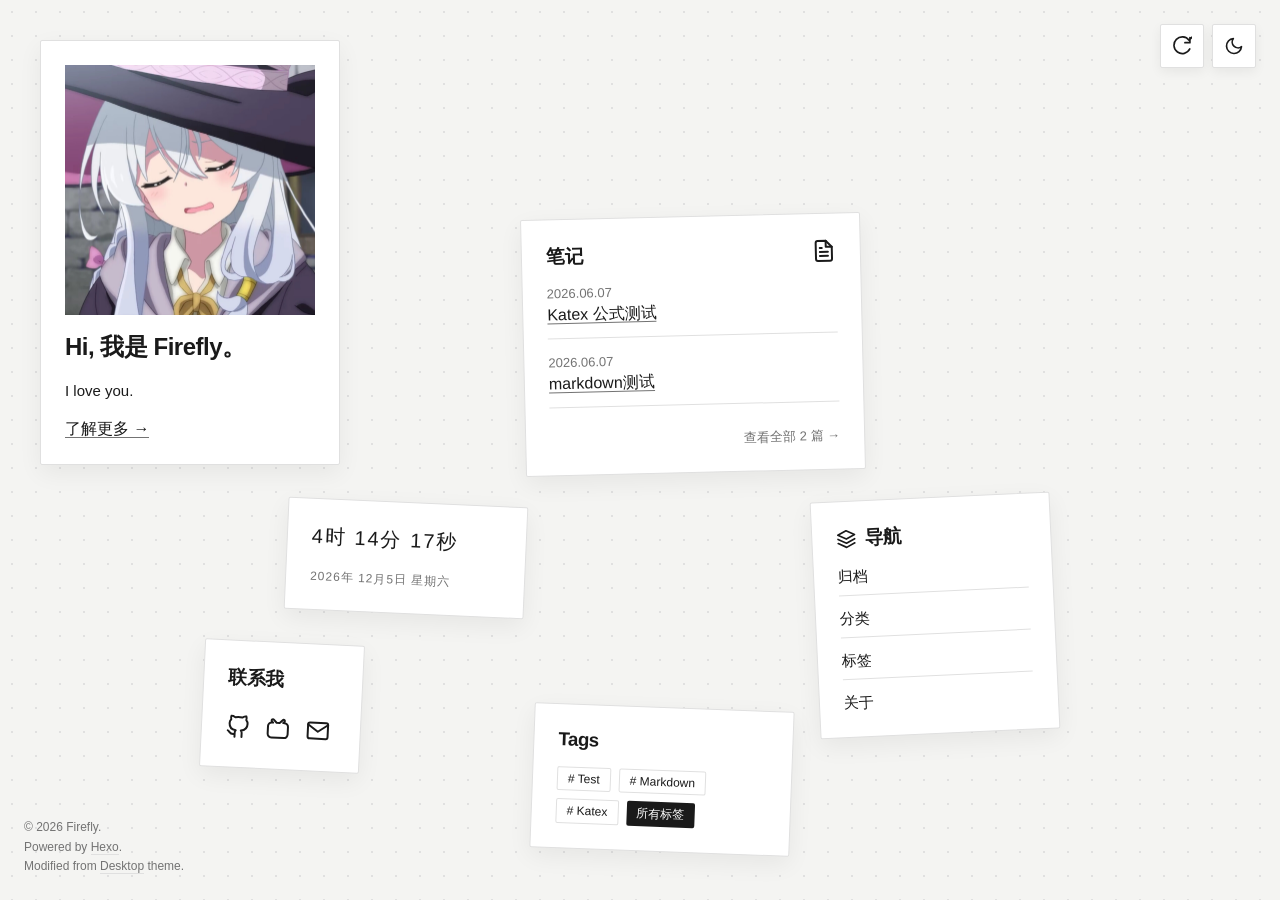
<file: index.html>
<!DOCTYPE html>
<html lang="zh-CN">

<head>
    <meta charset="UTF-8">
    <meta name="viewport" content="width=device-width, initial-scale=1.0, maximum-scale=1.0, user-scalable=no">
    <title>Firefly</title>
    <meta name="description" content="I love you.">
    <link rel="icon" href="/icon.ico" type="image/x-icon">
    
<link rel="stylesheet" href="/css/style.css">


        
                <script>
                    const userPref = localStorage.getItem('theme');
                    const systemDark = window.matchMedia('(prefers-color-scheme: dark)').matches;
                    if (userPref === 'dark' || (!userPref && systemDark)) {
                        document.documentElement.setAttribute('data-theme', 'dark');
                    }
                </script>
<meta name="generator" content="Hexo 7.3.0"></head>

<body class="is-home">
    <div class="top-controls">
        <button id="scatter-btn" class="scatter-btn" aria-label="整理桌面" title="整理桌面">
            <svg class="svg-icon" viewBox="0 0 24 24">
                <path d="M21.5 2v6h-6M21.34 15.57a10 10 0 1 1-.92-10.44l5.67-5.67" />
            </svg>
        </button>
        <button id="theme-toggle" class="theme-toggle" aria-label="切换主题" title="切换明暗主题">
            <svg class="svg-icon sun-icon" viewBox="0 0 24 24">
                <circle cx="12" cy="12" r="5"></circle>
                <line x1="12" y1="1" x2="12" y2="3"></line>
                <line x1="12" y1="21" x2="12" y2="23"></line>
                <line x1="4.22" y1="4.22" x2="5.64" y2="5.64"></line>
                <line x1="18.36" y1="18.36" x2="19.78" y2="19.78"></line>
                <line x1="1" y1="12" x2="3" y2="12"></line>
                <line x1="21" y1="12" x2="23" y2="12"></line>
                <line x1="4.22" y1="19.78" x2="5.64" y2="18.36"></line>
                <line x1="18.36" y1="5.64" x2="19.78" y2="4.22"></line>
            </svg>
            <svg class="svg-icon moon-icon" viewBox="0 0 24 24">
                <path d="M21 12.79A9 9 0 1 1 11.21 3 7 7 0 0 0 21 12.79z"></path>
            </svg>
        </button>
    </div>

    <!-- 导航 -->
<div class="module mod-nav">
    <h3 style="display: flex; align-items: center; gap: 8px;">
        <svg class="svg-icon" style="width: 20px; height: 20px;" viewBox="0 0 24 24">
            <polygon points="12 2 2 7 12 12 22 7 12 2"></polygon>
            <polyline points="2 17 12 22 22 17"></polyline>
            <polyline points="2 12 12 17 22 12"></polyline>
        </svg>
        导航
    </h3>
    <div style="display: flex; flex-direction: column; gap: 14px;">
        <a href="/archives" class="nav-link">归档<span>→</span></a>
        <a href="/categories" class="nav-link">分类<span>→</span></a>
        <a href="/tags" class="nav-link">标签<span>→</span></a>
        <a href="/about" class="nav-link">关于<span>→</span></a>
    </div>
</div>

<!-- 文章列表 -->
<div class="module mod-posts">
    <h3 style="display: flex; align-items: center; justify-content: space-between;">
        笔记
        <svg class="svg-icon" viewBox="0 0 24 24">
            <path d="M14 2H6a2 2 0 0 0-2 2v16a2 2 0 0 0 2 2h12a2 2 0 0 0 2-2V8z"></path>
            <polyline points="14 2 14 8 20 8"></polyline>
            <line x1="16" y1="13" x2="8" y2="13"></line>
            <line x1="16" y1="17" x2="8" y2="17"></line>
            <polyline points="10 9 9 9 8 9"></polyline>
        </svg>
    </h3>
    
        <div class="post-item">
            <span class="post-meta">
                2026.06.07
            </span>
            <a href="/2026/06/07/%E6%95%B0%E5%AD%A6%E5%85%AC%E5%BC%8F%E6%B5%8B%E8%AF%95/">
                Katex 公式测试
            </a>
        </div>
        
        <div class="post-item">
            <span class="post-meta">
                2026.06.07
            </span>
            <a href="/2026/06/07/markdown%E6%B5%8B%E8%AF%95/">
                markdown测试
            </a>
        </div>
        
            <div style="text-align: right; margin-top: 8px;">
                <a href="/archives"
                    style="font-size: 13px; color: var(--text-muted); border-bottom: none;">查看全部 2 篇 →</a>
            </div>
</div>

<!-- tag -->
<div class="module mod-tags">
    <h3>Tags</h3>
    <div class="tag-list">
        
            <a href="/tags/Test/" class="tag"># Test</a>
            
            <a href="/tags/Markdown/" class="tag"># Markdown</a>
            
            <a href="/tags/Katex/" class="tag"># Katex</a>
            
                <a href="/tags" class="tag"
                    style="background: var(--primary-bg); color: var(--primary-text); border: none;">所有标签</a>
    </div>
</div>

<!-- 联系方式 -->

    <div class="module mod-contact">
        <h3>联系我</h3>
        <div style="display: flex; gap: 16px; margin-top: 8px;">
            
                <a href="https://github.com/firefly418" title="GitHub" target="_blank"
                    style="border: none; color: var(--text-main);">
                    <svg class="svg-icon" viewBox="0 0 24 24">
                        <path
                            d="M9 19c-5 1.5-5-2.5-7-3m14 6v-3.87a3.37 3.37 0 0 0-.94-2.61c3.14-.35 6.44-1.54 6.44-7A5.44 5.44 0 0 0 20 4.77 5.07 5.07 0 0 0 19.91 1S18.73.65 16 2.48a13.38 13.38 0 0 0-7 0C6.27.65 5.09 1 5.09 1A5.07 5.07 0 0 0 5 4.77a5.44 5.44 0 0 0-1.5 3.78c0 5.42 3.3 6.61 6.44 7A3.37 3.37 0 0 0 9 18.13V22">
                        </path>
                    </svg>
                </a>
                
                    
                            
                                <a href="https://space.bilibili.com/3493289755937209" title="Bilibili" target="_blank"
                                    style="border: none; color: var(--text-main);">
                                    <svg class="svg-icon" viewBox="0 0 24 24" fill="currentColor">
                                        <path d="M18.223 3.086a1.25 1.25 0 0 1 0 1.768L17.08 5.996h1.17A3.75 3.75 0 0 1 22 9.747v7.5a3.75 3.75 0 0 1-3.75 3.75H5.75A3.75 3.75 0 0 1 2 17.247v-7.5a3.75 3.75 0 0 1 3.75-3.75h1.166L5.775 4.855a1.25 1.25 0 1 1 1.767-1.768l2.652 2.652c.079.079.145.165.198.257h3.213c.053-.092.12-.178.198-.257l2.652-2.652a1.25 1.25 0 0 1 1.768 0Z"/>
                                    </svg>
                                </a>
                            
                                
                                    <a href="mailto:firefly.lookhilo@outlook.com" title="Mail"
                                        style="border: none; color: var(--text-main);">
                                        <svg class="svg-icon" viewBox="0 0 24 24">
                                            <path
                                                d="M4 4h16c1.1 0 2 .9 2 2v12c0 1.1-.9 2-2 2H4c-1.1 0-2-.9-2-2V6c0-1.1.9-2 2-2z">
                                            </path>
                                            <polyline points="22,6 12,13 2,6"></polyline>
                                        </svg>
                                    </a>
                                
        </div>
    </div>
    

        

<!-- 时钟 -->
<div class="module mod-clock">
    <div class="clock-time" id="clock-time">--</div>
    <div class="clock-date" id="clock-date">----</div>
</div>

<!-- about -->
<div class="module mod-profile">
                    <span class="avatar-wrap" id="avatar-wrap">
                        <img src="avatar.jpg" alt="avatar" id="avatar-img">
                        <img src="ShakeHand.gif" alt="handshake" id="avatar-gif" style="display:none;">
                        <span class="avatar-overlay"></span>
                    </span>
                    <h2>Hi, 我是 Firefly。</h2>
                    <p>I love you.</p>
                    <div>
                        <a href="/about">了解更多 →</a>
                    </div>
                </div>

        <div class="global-footer">
            &copy; 2026 Firefly.<br>
                    Powered by <a href="https://hexo.io/" target="_blank">Hexo</a>.<br>
                    Modified from <a href="https://github.com/FengIKUN/hexo-theme-desktop?tab=MIT-1-ov-file" target="_blank">Desktop</a> theme.
        </div>

        
            
<script src="/js/desktop.js"></script>

                

                    <script>
                        const themeToggleBtn = document.getElementById('theme-toggle');
                        themeToggleBtn.addEventListener('click', () => {
                            const html = document.documentElement;
                            if (html.getAttribute('data-theme') === 'dark') {
                                html.removeAttribute('data-theme');
                                localStorage.setItem('theme', 'light');
                            } else {
                                html.setAttribute('data-theme', 'dark');
                                localStorage.setItem('theme', 'dark');
                            }
                        });
                    </script>
    <div id="fullscreen-bg-overlay"></div>
    <div class="module mod-fullscreen-bg" id="fullscreen-bg-module">
        <h3>自定义背景</h3>
        <p style="font-size:13px;color:var(--text-muted);margin:0;">上传一张图片作为网页背景</p>
        <label for="bg-image-input" class="bg-file-btn">选择图片</label>
        <span id="bg-file-name" style="font-size:12px;color:var(--text-muted);display:none;"></span>
        <input type="file" id="bg-image-input" accept="image/*" hidden>
        <button id="clear-bg-btn">恢复默认背景</button>
    </div>
</body>

</html>
</file>
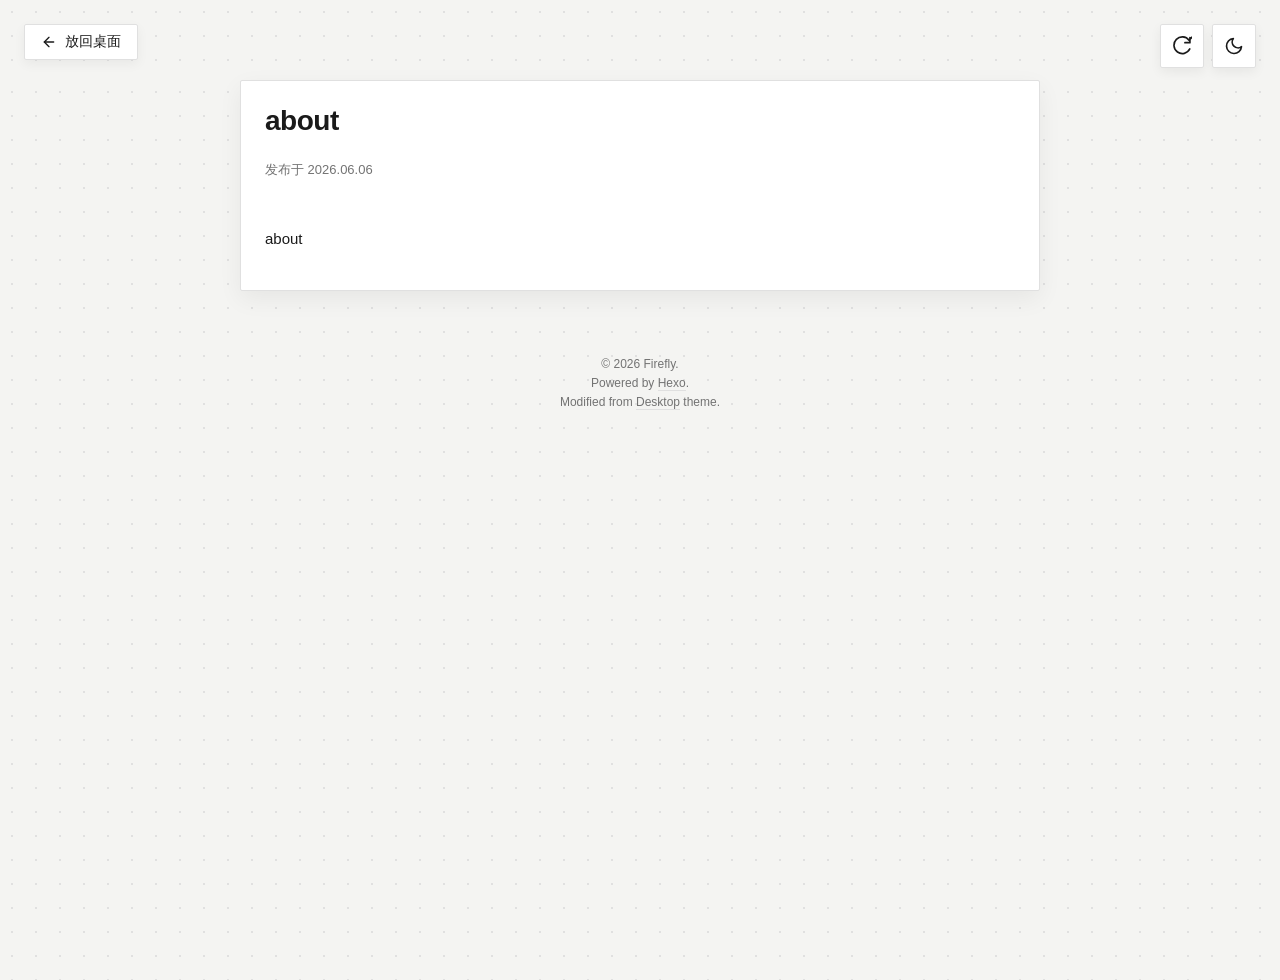
<file: about/index.html>
<!DOCTYPE html>
<html lang="zh-CN">

<head>
    <meta charset="UTF-8">
    <meta name="viewport" content="width=device-width, initial-scale=1.0, maximum-scale=1.0, user-scalable=no">
    <title>about - Firefly</title>
    <meta name="description" content="I love you.">
    <link rel="icon" href="/icon.ico" type="image/x-icon">
    
<link rel="stylesheet" href="/css/style.css">


        
                <script>
                    const userPref = localStorage.getItem('theme');
                    const systemDark = window.matchMedia('(prefers-color-scheme: dark)').matches;
                    if (userPref === 'dark' || (!userPref && systemDark)) {
                        document.documentElement.setAttribute('data-theme', 'dark');
                    }
                </script>
<meta name="generator" content="Hexo 7.3.0"></head>

<body class="is-post">
    <div class="top-controls">
        <button id="scatter-btn" class="scatter-btn" aria-label="整理桌面" title="整理桌面">
            <svg class="svg-icon" viewBox="0 0 24 24">
                <path d="M21.5 2v6h-6M21.34 15.57a10 10 0 1 1-.92-10.44l5.67-5.67" />
            </svg>
        </button>
        <button id="theme-toggle" class="theme-toggle" aria-label="切换主题" title="切换明暗主题">
            <svg class="svg-icon sun-icon" viewBox="0 0 24 24">
                <circle cx="12" cy="12" r="5"></circle>
                <line x1="12" y1="1" x2="12" y2="3"></line>
                <line x1="12" y1="21" x2="12" y2="23"></line>
                <line x1="4.22" y1="4.22" x2="5.64" y2="5.64"></line>
                <line x1="18.36" y1="18.36" x2="19.78" y2="19.78"></line>
                <line x1="1" y1="12" x2="3" y2="12"></line>
                <line x1="21" y1="12" x2="23" y2="12"></line>
                <line x1="4.22" y1="19.78" x2="5.64" y2="18.36"></line>
                <line x1="18.36" y1="5.64" x2="19.78" y2="4.22"></line>
            </svg>
            <svg class="svg-icon moon-icon" viewBox="0 0 24 24">
                <path d="M21 12.79A9 9 0 1 1 11.21 3 7 7 0 0 0 21 12.79z"></path>
            </svg>
        </button>
    </div>

    <div style="position: fixed; top: 24px; left: 24px; z-index: 100;">
    <a href="/" class="back-btn">
        <svg class="svg-icon" style="vertical-align: middle; margin-right: 4px; width: 16px; height: 16px;"
            viewBox="0 0 24 24">
            <line x1="19" y1="12" x2="5" y2="12"></line>
            <polyline points="12 19 5 12 12 5"></polyline>
        </svg>
        放回桌面
    </a>
</div>

<article class="post-container module"
    style="position: relative; margin: 80px auto 40px auto; transform: none; max-width: 800px; width: 90%; cursor: auto;">
    <h1 style="font-size: 28px; margin-bottom: 8px;">about</h1>

    <!-- 排除标签、分类和友链页面的日期显示 -->
    
        <div class="post-meta" style="margin-bottom: 32px;">
            发布于 2026.06.06
        </div>
        

                <div class="post-content">
                    
                                <p>about</p>

                            
                </div>
</article>

        <div class="global-footer">
            &copy; 2026 Firefly.<br>
                    Powered by <a href="https://hexo.io/" target="_blank">Hexo</a>.<br>
                    Modified from <a href="https://github.com/FengIKUN/hexo-theme-desktop?tab=MIT-1-ov-file" target="_blank">Desktop</a> theme.
        </div>

        

                    <script>
                        const themeToggleBtn = document.getElementById('theme-toggle');
                        themeToggleBtn.addEventListener('click', () => {
                            const html = document.documentElement;
                            if (html.getAttribute('data-theme') === 'dark') {
                                html.removeAttribute('data-theme');
                                localStorage.setItem('theme', 'light');
                            } else {
                                html.setAttribute('data-theme', 'dark');
                                localStorage.setItem('theme', 'dark');
                            }
                        });
                    </script>
    <div id="fullscreen-bg-overlay"></div>
    <div class="module mod-fullscreen-bg" id="fullscreen-bg-module">
        <h3>自定义背景</h3>
        <p style="font-size:13px;color:var(--text-muted);margin:0;">上传一张图片作为网页背景</p>
        <label for="bg-image-input" class="bg-file-btn">选择图片</label>
        <span id="bg-file-name" style="font-size:12px;color:var(--text-muted);display:none;"></span>
        <input type="file" id="bg-image-input" accept="image/*" hidden>
        <button id="clear-bg-btn">恢复默认背景</button>
    </div>
</body>

</html>
</file>
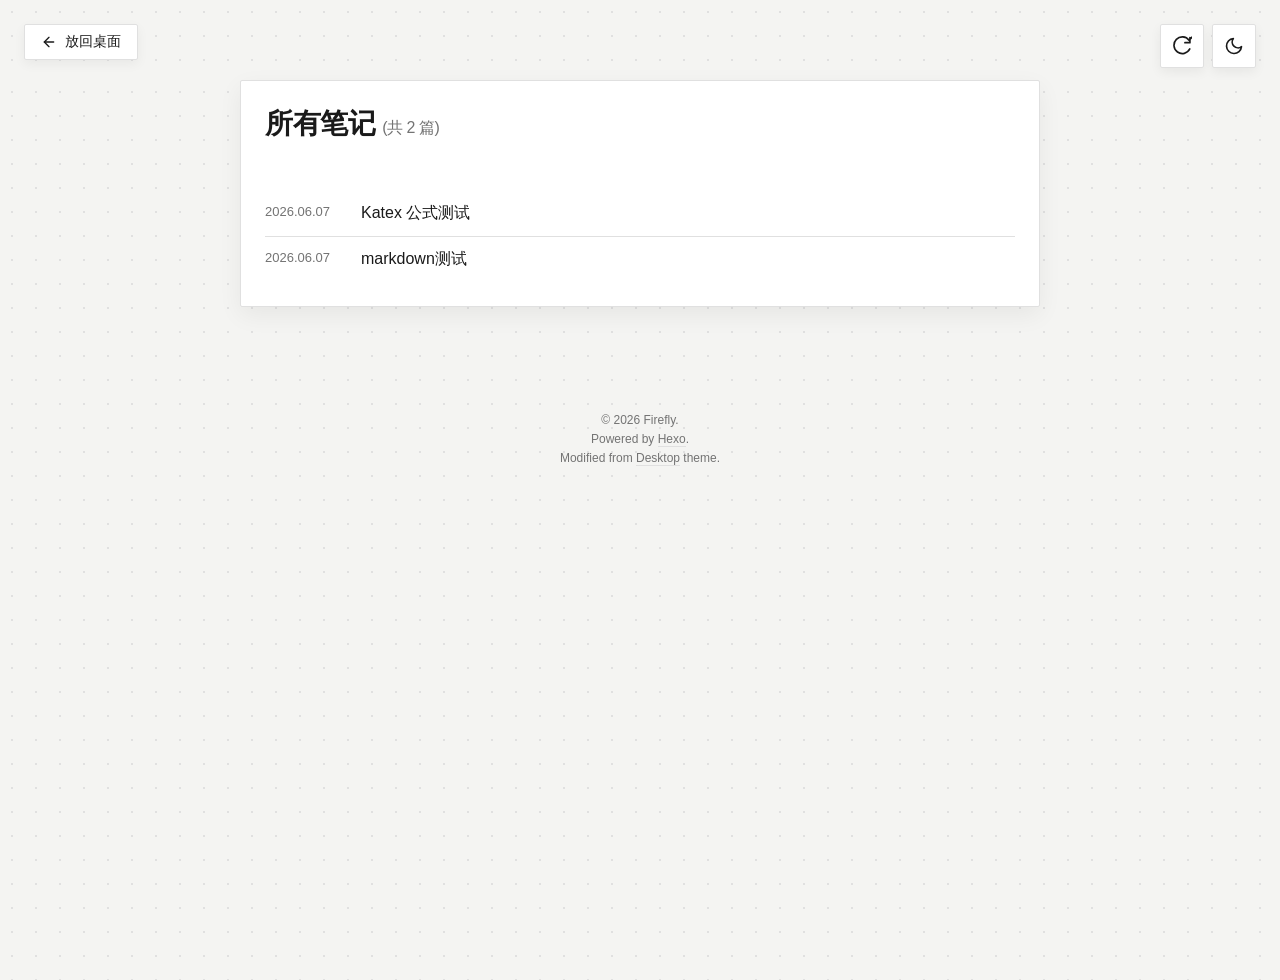
<file: archives/index.html>
<!DOCTYPE html>
<html lang="zh-CN">

<head>
    <meta charset="UTF-8">
    <meta name="viewport" content="width=device-width, initial-scale=1.0, maximum-scale=1.0, user-scalable=no">
    <title>Firefly</title>
    <meta name="description" content="I love you.">
    <link rel="icon" href="/icon.ico" type="image/x-icon">
    
<link rel="stylesheet" href="/css/style.css">


        
                <script>
                    const userPref = localStorage.getItem('theme');
                    const systemDark = window.matchMedia('(prefers-color-scheme: dark)').matches;
                    if (userPref === 'dark' || (!userPref && systemDark)) {
                        document.documentElement.setAttribute('data-theme', 'dark');
                    }
                </script>
<meta name="generator" content="Hexo 7.3.0"></head>

<body class="is-post">
    <div class="top-controls">
        <button id="scatter-btn" class="scatter-btn" aria-label="整理桌面" title="整理桌面">
            <svg class="svg-icon" viewBox="0 0 24 24">
                <path d="M21.5 2v6h-6M21.34 15.57a10 10 0 1 1-.92-10.44l5.67-5.67" />
            </svg>
        </button>
        <button id="theme-toggle" class="theme-toggle" aria-label="切换主题" title="切换明暗主题">
            <svg class="svg-icon sun-icon" viewBox="0 0 24 24">
                <circle cx="12" cy="12" r="5"></circle>
                <line x1="12" y1="1" x2="12" y2="3"></line>
                <line x1="12" y1="21" x2="12" y2="23"></line>
                <line x1="4.22" y1="4.22" x2="5.64" y2="5.64"></line>
                <line x1="18.36" y1="18.36" x2="19.78" y2="19.78"></line>
                <line x1="1" y1="12" x2="3" y2="12"></line>
                <line x1="21" y1="12" x2="23" y2="12"></line>
                <line x1="4.22" y1="19.78" x2="5.64" y2="18.36"></line>
                <line x1="18.36" y1="5.64" x2="19.78" y2="4.22"></line>
            </svg>
            <svg class="svg-icon moon-icon" viewBox="0 0 24 24">
                <path d="M21 12.79A9 9 0 1 1 11.21 3 7 7 0 0 0 21 12.79z"></path>
            </svg>
        </button>
    </div>

    <!-- themes/desktop/layout/archive.ejs -->
<div style="position: fixed; top: 24px; left: 24px; z-index: 100;">
    <a href="/" class="back-btn">
        <svg class="svg-icon" style="vertical-align: middle; margin-right: 4px; width: 16px; height: 16px;"
            viewBox="0 0 24 24">
            <line x1="19" y1="12" x2="5" y2="12"></line>
            <polyline points="12 19 5 12 12 5"></polyline>
        </svg>
        放回桌面
    </a>
</div>

<article class="post-container module"
    style="position: relative; margin: 80px auto; transform: none; max-width: 800px; width: 90%; cursor: auto;">
    <h1 style="font-size: 28px; margin-bottom: 32px;">
        所有笔记 <span style="color: var(--text-muted); font-size: 16px; font-weight: normal;">(共 2
                篇)</span>
    </h1>

    <div class="archive-list">
        
            <div class="archive-item">
                <span class="post-meta" style="margin-right: 16px; min-width: 80px; display: inline-block;">
                    2026.06.07
                </span>
                <a href="/2026/06/07/%E6%95%B0%E5%AD%A6%E5%85%AC%E5%BC%8F%E6%B5%8B%E8%AF%95/">
                    Katex 公式测试
                </a>
            </div>
            
            <div class="archive-item">
                <span class="post-meta" style="margin-right: 16px; min-width: 80px; display: inline-block;">
                    2026.06.07
                </span>
                <a href="/2026/06/07/markdown%E6%B5%8B%E8%AF%95/">
                    markdown测试
                </a>
            </div>
            
    </div>

    
</article>

        <div class="global-footer">
            &copy; 2026 Firefly.<br>
                    Powered by <a href="https://hexo.io/" target="_blank">Hexo</a>.<br>
                    Modified from <a href="https://github.com/FengIKUN/hexo-theme-desktop?tab=MIT-1-ov-file" target="_blank">Desktop</a> theme.
        </div>

        

                    <script>
                        const themeToggleBtn = document.getElementById('theme-toggle');
                        themeToggleBtn.addEventListener('click', () => {
                            const html = document.documentElement;
                            if (html.getAttribute('data-theme') === 'dark') {
                                html.removeAttribute('data-theme');
                                localStorage.setItem('theme', 'light');
                            } else {
                                html.setAttribute('data-theme', 'dark');
                                localStorage.setItem('theme', 'dark');
                            }
                        });
                    </script>
    <div id="fullscreen-bg-overlay"></div>
    <div class="module mod-fullscreen-bg" id="fullscreen-bg-module">
        <h3>自定义背景</h3>
        <p style="font-size:13px;color:var(--text-muted);margin:0;">上传一张图片作为网页背景</p>
        <label for="bg-image-input" class="bg-file-btn">选择图片</label>
        <span id="bg-file-name" style="font-size:12px;color:var(--text-muted);display:none;"></span>
        <input type="file" id="bg-image-input" accept="image/*" hidden>
        <button id="clear-bg-btn">恢复默认背景</button>
    </div>
</body>

</html>
</file>
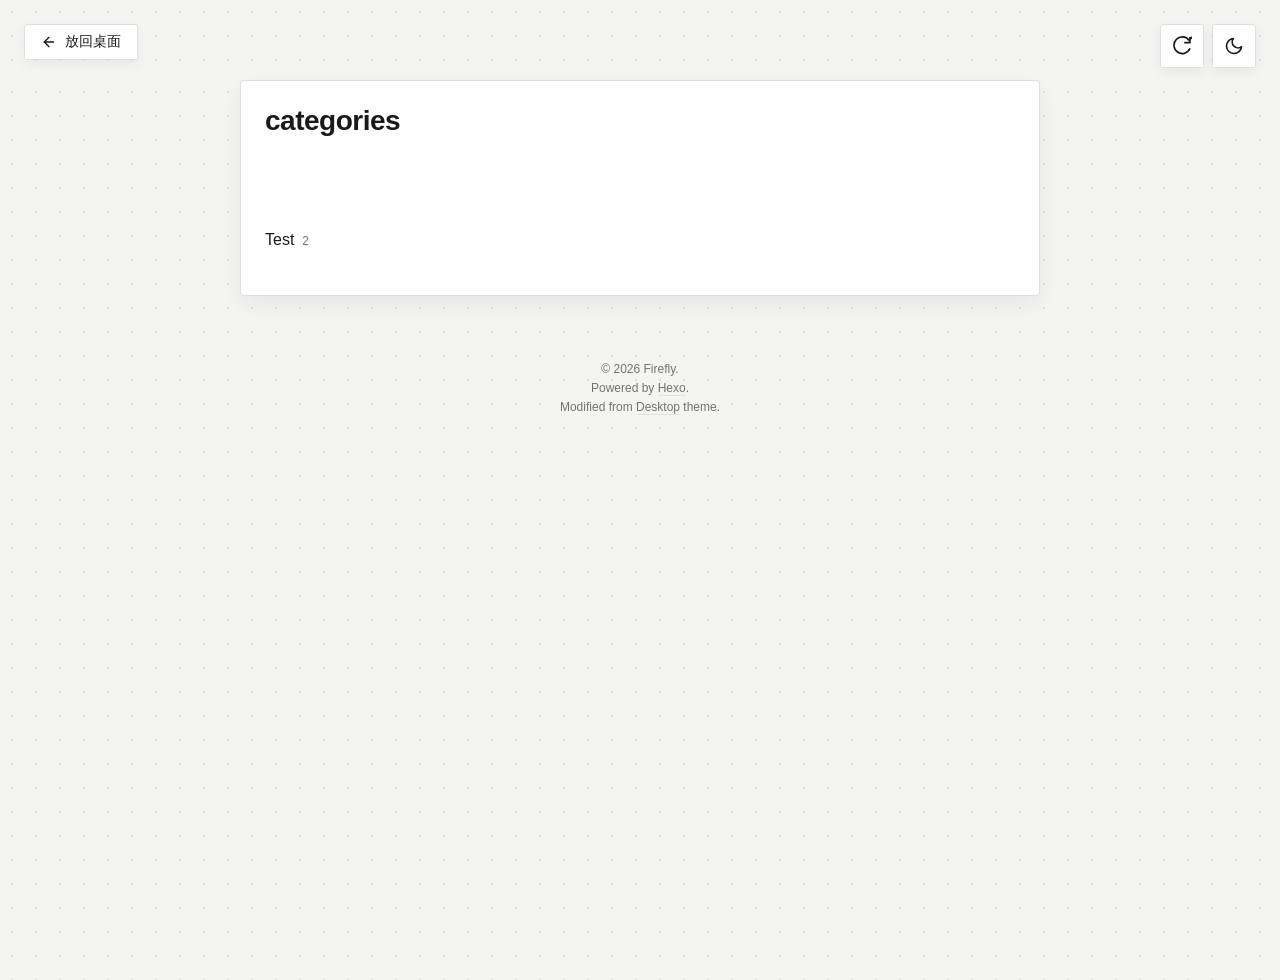
<file: categories/index.html>
<!DOCTYPE html>
<html lang="zh-CN">

<head>
    <meta charset="UTF-8">
    <meta name="viewport" content="width=device-width, initial-scale=1.0, maximum-scale=1.0, user-scalable=no">
    <title>categories - Firefly</title>
    <meta name="description" content="I love you.">
    <link rel="icon" href="/icon.ico" type="image/x-icon">
    
<link rel="stylesheet" href="/css/style.css">


        
                <script>
                    const userPref = localStorage.getItem('theme');
                    const systemDark = window.matchMedia('(prefers-color-scheme: dark)').matches;
                    if (userPref === 'dark' || (!userPref && systemDark)) {
                        document.documentElement.setAttribute('data-theme', 'dark');
                    }
                </script>
<meta name="generator" content="Hexo 7.3.0"></head>

<body class="is-post">
    <div class="top-controls">
        <button id="scatter-btn" class="scatter-btn" aria-label="整理桌面" title="整理桌面">
            <svg class="svg-icon" viewBox="0 0 24 24">
                <path d="M21.5 2v6h-6M21.34 15.57a10 10 0 1 1-.92-10.44l5.67-5.67" />
            </svg>
        </button>
        <button id="theme-toggle" class="theme-toggle" aria-label="切换主题" title="切换明暗主题">
            <svg class="svg-icon sun-icon" viewBox="0 0 24 24">
                <circle cx="12" cy="12" r="5"></circle>
                <line x1="12" y1="1" x2="12" y2="3"></line>
                <line x1="12" y1="21" x2="12" y2="23"></line>
                <line x1="4.22" y1="4.22" x2="5.64" y2="5.64"></line>
                <line x1="18.36" y1="18.36" x2="19.78" y2="19.78"></line>
                <line x1="1" y1="12" x2="3" y2="12"></line>
                <line x1="21" y1="12" x2="23" y2="12"></line>
                <line x1="4.22" y1="19.78" x2="5.64" y2="18.36"></line>
                <line x1="18.36" y1="5.64" x2="19.78" y2="4.22"></line>
            </svg>
            <svg class="svg-icon moon-icon" viewBox="0 0 24 24">
                <path d="M21 12.79A9 9 0 1 1 11.21 3 7 7 0 0 0 21 12.79z"></path>
            </svg>
        </button>
    </div>

    <div style="position: fixed; top: 24px; left: 24px; z-index: 100;">
    <a href="/" class="back-btn">
        <svg class="svg-icon" style="vertical-align: middle; margin-right: 4px; width: 16px; height: 16px;"
            viewBox="0 0 24 24">
            <line x1="19" y1="12" x2="5" y2="12"></line>
            <polyline points="12 19 5 12 12 5"></polyline>
        </svg>
        放回桌面
    </a>
</div>

<article class="post-container module"
    style="position: relative; margin: 80px auto 40px auto; transform: none; max-width: 800px; width: 90%; cursor: auto;">
    <h1 style="font-size: 28px; margin-bottom: 8px;">categories</h1>

    <!-- 排除标签、分类和友链页面的日期显示 -->
    
            <div style="margin-bottom: 32px;"></div>
            

                <div class="post-content">
                    
                            <div class="category-tree">
                                <ul class="category-list"><li class="category-list-item"><a class="category-list-link" href="/categories/Test/">Test</a><span class="category-list-count">2</span></li></ul>
                            </div>
                            
                </div>
</article>

        <div class="global-footer">
            &copy; 2026 Firefly.<br>
                    Powered by <a href="https://hexo.io/" target="_blank">Hexo</a>.<br>
                    Modified from <a href="https://github.com/FengIKUN/hexo-theme-desktop?tab=MIT-1-ov-file" target="_blank">Desktop</a> theme.
        </div>

        

                    <script>
                        const themeToggleBtn = document.getElementById('theme-toggle');
                        themeToggleBtn.addEventListener('click', () => {
                            const html = document.documentElement;
                            if (html.getAttribute('data-theme') === 'dark') {
                                html.removeAttribute('data-theme');
                                localStorage.setItem('theme', 'light');
                            } else {
                                html.setAttribute('data-theme', 'dark');
                                localStorage.setItem('theme', 'dark');
                            }
                        });
                    </script>
    <div id="fullscreen-bg-overlay"></div>
    <div class="module mod-fullscreen-bg" id="fullscreen-bg-module">
        <h3>自定义背景</h3>
        <p style="font-size:13px;color:var(--text-muted);margin:0;">上传一张图片作为网页背景</p>
        <label for="bg-image-input" class="bg-file-btn">选择图片</label>
        <span id="bg-file-name" style="font-size:12px;color:var(--text-muted);display:none;"></span>
        <input type="file" id="bg-image-input" accept="image/*" hidden>
        <button id="clear-bg-btn">恢复默认背景</button>
    </div>
</body>

</html>
</file>
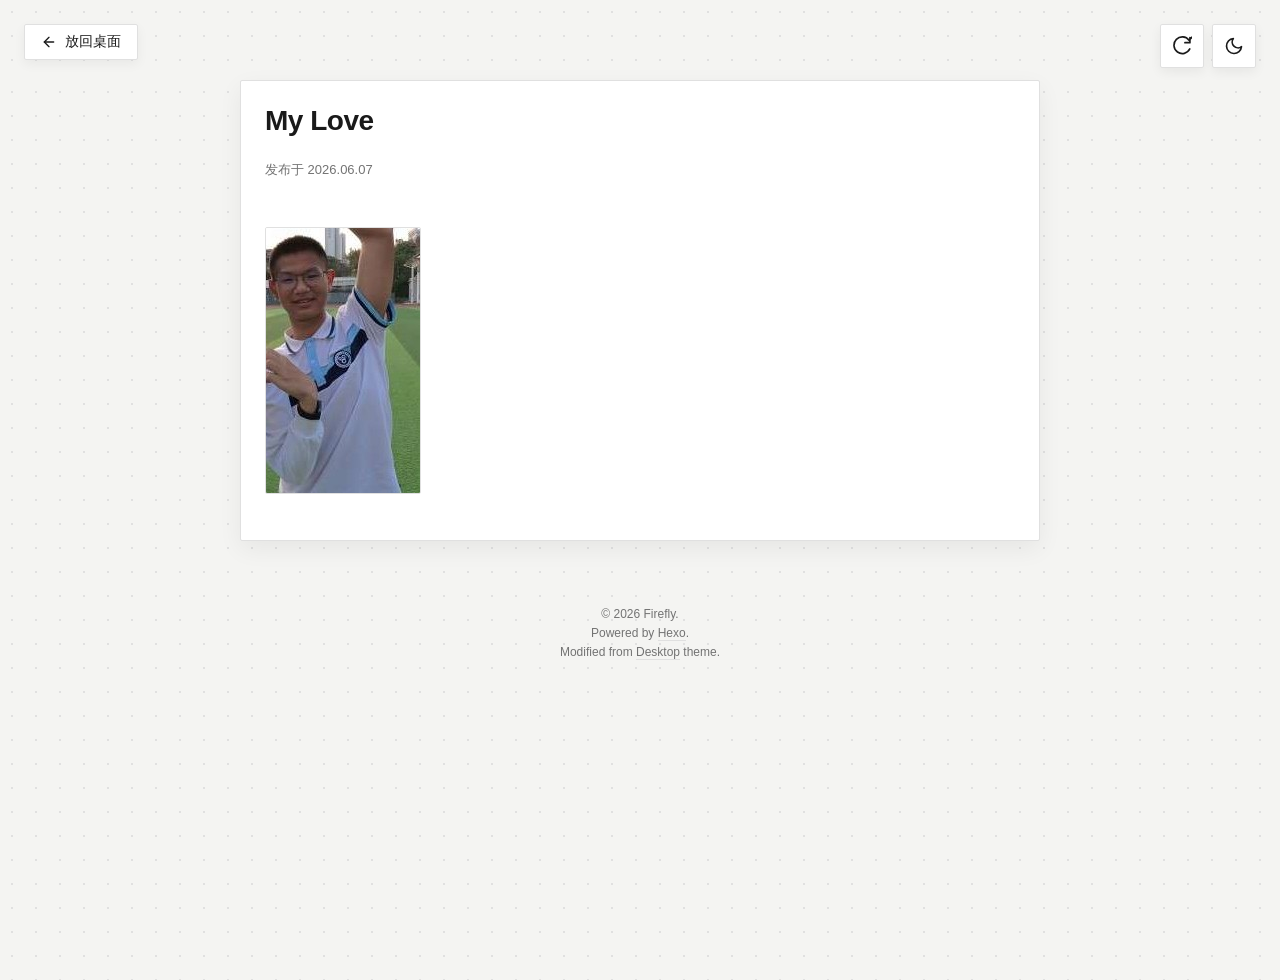
<file: mylove/index.html>
<!DOCTYPE html>
<html lang="zh-CN">

<head>
    <meta charset="UTF-8">
    <meta name="viewport" content="width=device-width, initial-scale=1.0, maximum-scale=1.0, user-scalable=no">
    <title>My Love - Firefly</title>
    <meta name="description" content="I love you.">
    <link rel="icon" href="/icon.ico" type="image/x-icon">
    
<link rel="stylesheet" href="/css/style.css">


        
                <script>
                    const userPref = localStorage.getItem('theme');
                    const systemDark = window.matchMedia('(prefers-color-scheme: dark)').matches;
                    if (userPref === 'dark' || (!userPref && systemDark)) {
                        document.documentElement.setAttribute('data-theme', 'dark');
                    }
                </script>
<meta name="generator" content="Hexo 7.3.0"></head>

<body class="is-post">
    <div class="top-controls">
        <button id="scatter-btn" class="scatter-btn" aria-label="整理桌面" title="整理桌面">
            <svg class="svg-icon" viewBox="0 0 24 24">
                <path d="M21.5 2v6h-6M21.34 15.57a10 10 0 1 1-.92-10.44l5.67-5.67" />
            </svg>
        </button>
        <button id="theme-toggle" class="theme-toggle" aria-label="切换主题" title="切换明暗主题">
            <svg class="svg-icon sun-icon" viewBox="0 0 24 24">
                <circle cx="12" cy="12" r="5"></circle>
                <line x1="12" y1="1" x2="12" y2="3"></line>
                <line x1="12" y1="21" x2="12" y2="23"></line>
                <line x1="4.22" y1="4.22" x2="5.64" y2="5.64"></line>
                <line x1="18.36" y1="18.36" x2="19.78" y2="19.78"></line>
                <line x1="1" y1="12" x2="3" y2="12"></line>
                <line x1="21" y1="12" x2="23" y2="12"></line>
                <line x1="4.22" y1="19.78" x2="5.64" y2="18.36"></line>
                <line x1="18.36" y1="5.64" x2="19.78" y2="4.22"></line>
            </svg>
            <svg class="svg-icon moon-icon" viewBox="0 0 24 24">
                <path d="M21 12.79A9 9 0 1 1 11.21 3 7 7 0 0 0 21 12.79z"></path>
            </svg>
        </button>
    </div>

    <div style="position: fixed; top: 24px; left: 24px; z-index: 100;">
    <a href="/" class="back-btn">
        <svg class="svg-icon" style="vertical-align: middle; margin-right: 4px; width: 16px; height: 16px;"
            viewBox="0 0 24 24">
            <line x1="19" y1="12" x2="5" y2="12"></line>
            <polyline points="12 19 5 12 12 5"></polyline>
        </svg>
        放回桌面
    </a>
</div>

<article class="post-container module"
    style="position: relative; margin: 80px auto 40px auto; transform: none; max-width: 800px; width: 90%; cursor: auto;">
    <h1 style="font-size: 28px; margin-bottom: 8px;">My Love</h1>

    <!-- 排除标签、分类和友链页面的日期显示 -->
    
        <div class="post-meta" style="margin-bottom: 32px;">
            发布于 2026.06.07
        </div>
        

                <div class="post-content">
                    
                                <p><img src="mylove.jpg" alt="My Love" /></p>

                            
                </div>
</article>

        <div class="global-footer">
            &copy; 2026 Firefly.<br>
                    Powered by <a href="https://hexo.io/" target="_blank">Hexo</a>.<br>
                    Modified from <a href="https://github.com/FengIKUN/hexo-theme-desktop?tab=MIT-1-ov-file" target="_blank">Desktop</a> theme.
        </div>

        

                    <script>
                        const themeToggleBtn = document.getElementById('theme-toggle');
                        themeToggleBtn.addEventListener('click', () => {
                            const html = document.documentElement;
                            if (html.getAttribute('data-theme') === 'dark') {
                                html.removeAttribute('data-theme');
                                localStorage.setItem('theme', 'light');
                            } else {
                                html.setAttribute('data-theme', 'dark');
                                localStorage.setItem('theme', 'dark');
                            }
                        });
                    </script>
    <div id="fullscreen-bg-overlay"></div>
    <div class="module mod-fullscreen-bg" id="fullscreen-bg-module">
        <h3>自定义背景</h3>
        <p style="font-size:13px;color:var(--text-muted);margin:0;">上传一张图片作为网页背景</p>
        <label for="bg-image-input" class="bg-file-btn">选择图片</label>
        <span id="bg-file-name" style="font-size:12px;color:var(--text-muted);display:none;"></span>
        <input type="file" id="bg-image-input" accept="image/*" hidden>
        <button id="clear-bg-btn">恢复默认背景</button>
    </div>
</body>

</html>
</file>
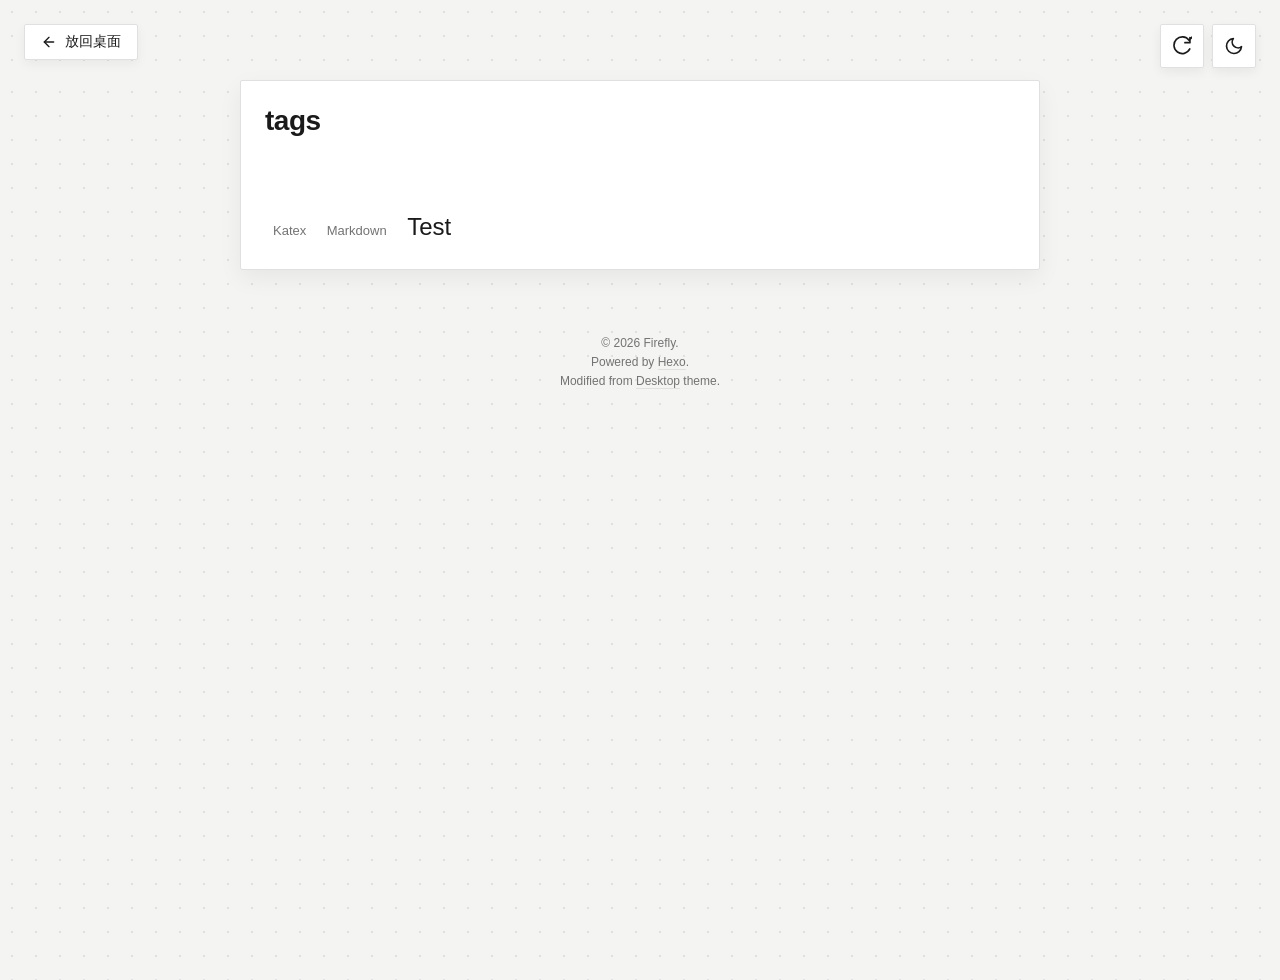
<file: tags/index.html>
<!DOCTYPE html>
<html lang="zh-CN">

<head>
    <meta charset="UTF-8">
    <meta name="viewport" content="width=device-width, initial-scale=1.0, maximum-scale=1.0, user-scalable=no">
    <title>tags - Firefly</title>
    <meta name="description" content="I love you.">
    <link rel="icon" href="/icon.ico" type="image/x-icon">
    
<link rel="stylesheet" href="/css/style.css">


        
                <script>
                    const userPref = localStorage.getItem('theme');
                    const systemDark = window.matchMedia('(prefers-color-scheme: dark)').matches;
                    if (userPref === 'dark' || (!userPref && systemDark)) {
                        document.documentElement.setAttribute('data-theme', 'dark');
                    }
                </script>
<meta name="generator" content="Hexo 7.3.0"></head>

<body class="is-post">
    <div class="top-controls">
        <button id="scatter-btn" class="scatter-btn" aria-label="整理桌面" title="整理桌面">
            <svg class="svg-icon" viewBox="0 0 24 24">
                <path d="M21.5 2v6h-6M21.34 15.57a10 10 0 1 1-.92-10.44l5.67-5.67" />
            </svg>
        </button>
        <button id="theme-toggle" class="theme-toggle" aria-label="切换主题" title="切换明暗主题">
            <svg class="svg-icon sun-icon" viewBox="0 0 24 24">
                <circle cx="12" cy="12" r="5"></circle>
                <line x1="12" y1="1" x2="12" y2="3"></line>
                <line x1="12" y1="21" x2="12" y2="23"></line>
                <line x1="4.22" y1="4.22" x2="5.64" y2="5.64"></line>
                <line x1="18.36" y1="18.36" x2="19.78" y2="19.78"></line>
                <line x1="1" y1="12" x2="3" y2="12"></line>
                <line x1="21" y1="12" x2="23" y2="12"></line>
                <line x1="4.22" y1="19.78" x2="5.64" y2="18.36"></line>
                <line x1="18.36" y1="5.64" x2="19.78" y2="4.22"></line>
            </svg>
            <svg class="svg-icon moon-icon" viewBox="0 0 24 24">
                <path d="M21 12.79A9 9 0 1 1 11.21 3 7 7 0 0 0 21 12.79z"></path>
            </svg>
        </button>
    </div>

    <div style="position: fixed; top: 24px; left: 24px; z-index: 100;">
    <a href="/" class="back-btn">
        <svg class="svg-icon" style="vertical-align: middle; margin-right: 4px; width: 16px; height: 16px;"
            viewBox="0 0 24 24">
            <line x1="19" y1="12" x2="5" y2="12"></line>
            <polyline points="12 19 5 12 12 5"></polyline>
        </svg>
        放回桌面
    </a>
</div>

<article class="post-container module"
    style="position: relative; margin: 80px auto 40px auto; transform: none; max-width: 800px; width: 90%; cursor: auto;">
    <h1 style="font-size: 28px; margin-bottom: 8px;">tags</h1>

    <!-- 排除标签、分类和友链页面的日期显示 -->
    
            <div style="margin-bottom: 32px;"></div>
            

                <div class="post-content">
                    
                        <div class="tag-cloud">
                            <a href="/tags/Katex/" style="font-size: 13px; color: #737373">Katex</a> <a href="/tags/Markdown/" style="font-size: 13px; color: #737373">Markdown</a> <a href="/tags/Test/" style="font-size: 24px; color: #1a1a1a">Test</a>
                        </div>
                        
                </div>
</article>

        <div class="global-footer">
            &copy; 2026 Firefly.<br>
                    Powered by <a href="https://hexo.io/" target="_blank">Hexo</a>.<br>
                    Modified from <a href="https://github.com/FengIKUN/hexo-theme-desktop?tab=MIT-1-ov-file" target="_blank">Desktop</a> theme.
        </div>

        

                    <script>
                        const themeToggleBtn = document.getElementById('theme-toggle');
                        themeToggleBtn.addEventListener('click', () => {
                            const html = document.documentElement;
                            if (html.getAttribute('data-theme') === 'dark') {
                                html.removeAttribute('data-theme');
                                localStorage.setItem('theme', 'light');
                            } else {
                                html.setAttribute('data-theme', 'dark');
                                localStorage.setItem('theme', 'dark');
                            }
                        });
                    </script>
    <div id="fullscreen-bg-overlay"></div>
    <div class="module mod-fullscreen-bg" id="fullscreen-bg-module">
        <h3>自定义背景</h3>
        <p style="font-size:13px;color:var(--text-muted);margin:0;">上传一张图片作为网页背景</p>
        <label for="bg-image-input" class="bg-file-btn">选择图片</label>
        <span id="bg-file-name" style="font-size:12px;color:var(--text-muted);display:none;"></span>
        <input type="file" id="bg-image-input" accept="image/*" hidden>
        <button id="clear-bg-btn">恢复默认背景</button>
    </div>
</body>

</html>
</file>
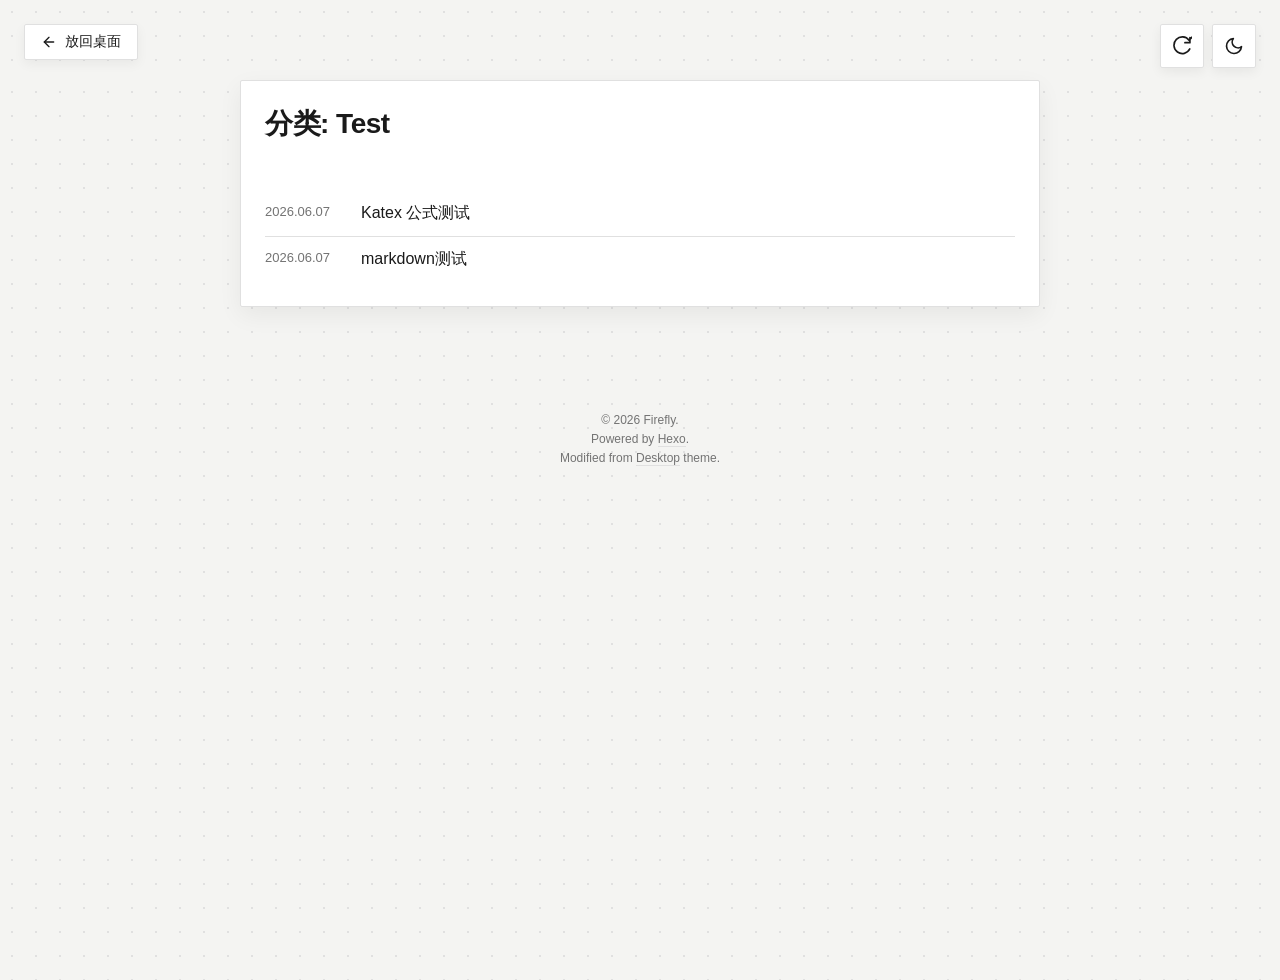
<file: categories/Test/index.html>
<!DOCTYPE html>
<html lang="zh-CN">

<head>
    <meta charset="UTF-8">
    <meta name="viewport" content="width=device-width, initial-scale=1.0, maximum-scale=1.0, user-scalable=no">
    <title>Firefly</title>
    <meta name="description" content="I love you.">
    <link rel="icon" href="/icon.ico" type="image/x-icon">
    
<link rel="stylesheet" href="/css/style.css">


        
                <script>
                    const userPref = localStorage.getItem('theme');
                    const systemDark = window.matchMedia('(prefers-color-scheme: dark)').matches;
                    if (userPref === 'dark' || (!userPref && systemDark)) {
                        document.documentElement.setAttribute('data-theme', 'dark');
                    }
                </script>
<meta name="generator" content="Hexo 7.3.0"></head>

<body class="is-post">
    <div class="top-controls">
        <button id="scatter-btn" class="scatter-btn" aria-label="整理桌面" title="整理桌面">
            <svg class="svg-icon" viewBox="0 0 24 24">
                <path d="M21.5 2v6h-6M21.34 15.57a10 10 0 1 1-.92-10.44l5.67-5.67" />
            </svg>
        </button>
        <button id="theme-toggle" class="theme-toggle" aria-label="切换主题" title="切换明暗主题">
            <svg class="svg-icon sun-icon" viewBox="0 0 24 24">
                <circle cx="12" cy="12" r="5"></circle>
                <line x1="12" y1="1" x2="12" y2="3"></line>
                <line x1="12" y1="21" x2="12" y2="23"></line>
                <line x1="4.22" y1="4.22" x2="5.64" y2="5.64"></line>
                <line x1="18.36" y1="18.36" x2="19.78" y2="19.78"></line>
                <line x1="1" y1="12" x2="3" y2="12"></line>
                <line x1="21" y1="12" x2="23" y2="12"></line>
                <line x1="4.22" y1="19.78" x2="5.64" y2="18.36"></line>
                <line x1="18.36" y1="5.64" x2="19.78" y2="4.22"></line>
            </svg>
            <svg class="svg-icon moon-icon" viewBox="0 0 24 24">
                <path d="M21 12.79A9 9 0 1 1 11.21 3 7 7 0 0 0 21 12.79z"></path>
            </svg>
        </button>
    </div>

    <div style="position: fixed; top: 24px; left: 24px; z-index: 100;">
    <a href="/" class="back-btn">
        <svg class="svg-icon" style="vertical-align: middle; margin-right: 4px; width: 16px; height: 16px;"
            viewBox="0 0 24 24">
            <line x1="19" y1="12" x2="5" y2="12"></line>
            <polyline points="12 19 5 12 12 5"></polyline>
        </svg>
        放回桌面
    </a>
</div>

<article class="post-container module"
    style="position: relative; margin: 80px auto; transform: none; max-width: 800px; width: 90%; cursor: auto;">
    <h1 style="font-size: 28px; margin-bottom: 32px;">
        分类: Test
    </h1>

    <div class="archive-list">
        
            <div class="archive-item">
                <span class="post-meta" style="margin-right: 16px; min-width: 80px; display: inline-block;">
                    2026.06.07
                </span>
                <a href="/2026/06/07/%E6%95%B0%E5%AD%A6%E5%85%AC%E5%BC%8F%E6%B5%8B%E8%AF%95/">
                    Katex 公式测试
                </a>
            </div>
            
            <div class="archive-item">
                <span class="post-meta" style="margin-right: 16px; min-width: 80px; display: inline-block;">
                    2026.06.07
                </span>
                <a href="/2026/06/07/markdown%E6%B5%8B%E8%AF%95/">
                    markdown测试
                </a>
            </div>
            
    </div>

    
</article>

        <div class="global-footer">
            &copy; 2026 Firefly.<br>
                    Powered by <a href="https://hexo.io/" target="_blank">Hexo</a>.<br>
                    Modified from <a href="https://github.com/FengIKUN/hexo-theme-desktop?tab=MIT-1-ov-file" target="_blank">Desktop</a> theme.
        </div>

        

                    <script>
                        const themeToggleBtn = document.getElementById('theme-toggle');
                        themeToggleBtn.addEventListener('click', () => {
                            const html = document.documentElement;
                            if (html.getAttribute('data-theme') === 'dark') {
                                html.removeAttribute('data-theme');
                                localStorage.setItem('theme', 'light');
                            } else {
                                html.setAttribute('data-theme', 'dark');
                                localStorage.setItem('theme', 'dark');
                            }
                        });
                    </script>
    <div id="fullscreen-bg-overlay"></div>
    <div class="module mod-fullscreen-bg" id="fullscreen-bg-module">
        <h3>自定义背景</h3>
        <p style="font-size:13px;color:var(--text-muted);margin:0;">上传一张图片作为网页背景</p>
        <label for="bg-image-input" class="bg-file-btn">选择图片</label>
        <span id="bg-file-name" style="font-size:12px;color:var(--text-muted);display:none;"></span>
        <input type="file" id="bg-image-input" accept="image/*" hidden>
        <button id="clear-bg-btn">恢复默认背景</button>
    </div>
</body>

</html>
</file>
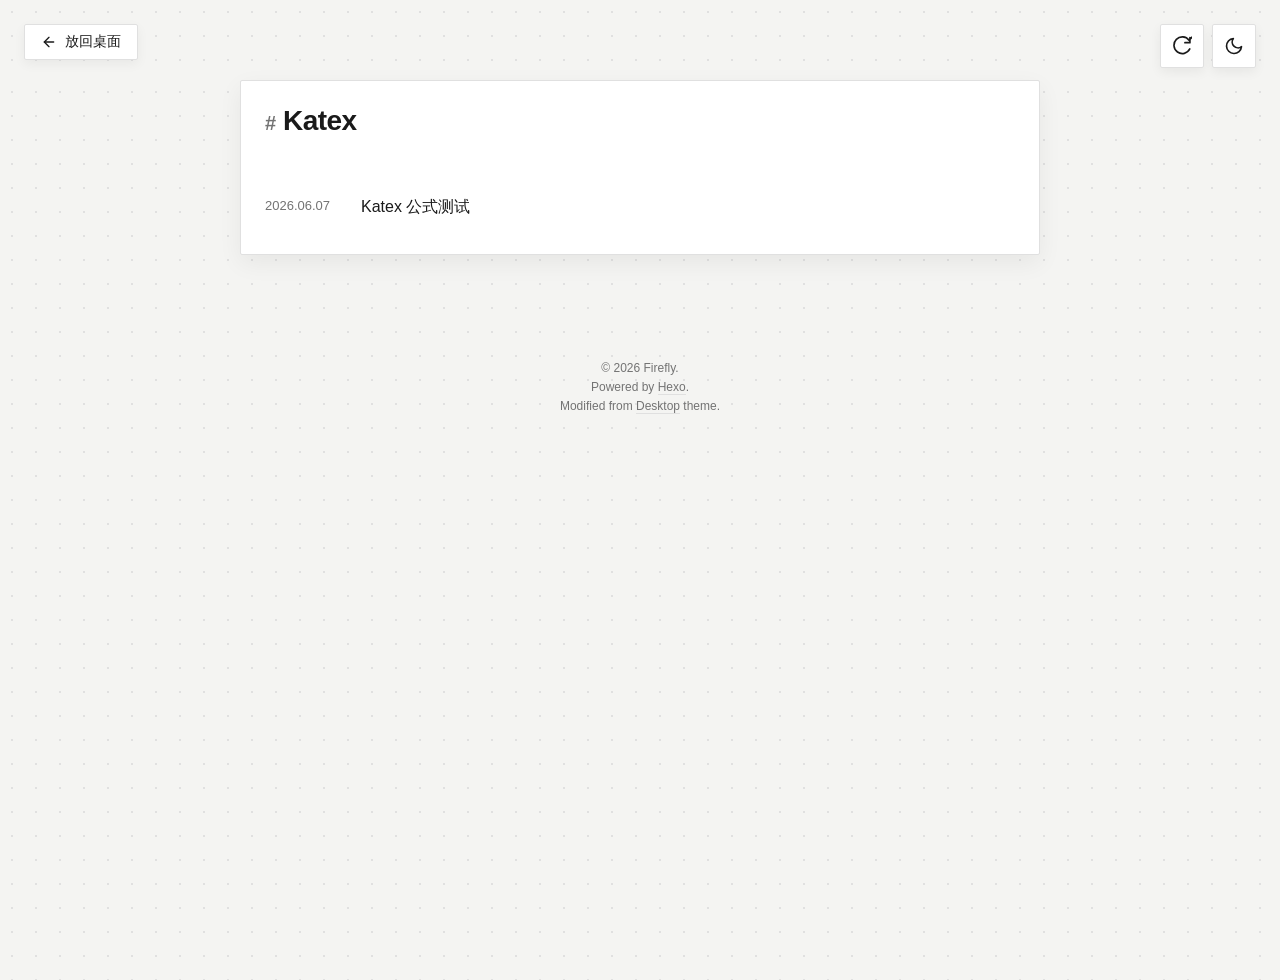
<file: tags/Katex/index.html>
<!DOCTYPE html>
<html lang="zh-CN">

<head>
    <meta charset="UTF-8">
    <meta name="viewport" content="width=device-width, initial-scale=1.0, maximum-scale=1.0, user-scalable=no">
    <title>Firefly</title>
    <meta name="description" content="I love you.">
    <link rel="icon" href="/icon.ico" type="image/x-icon">
    
<link rel="stylesheet" href="/css/style.css">


        
                <script>
                    const userPref = localStorage.getItem('theme');
                    const systemDark = window.matchMedia('(prefers-color-scheme: dark)').matches;
                    if (userPref === 'dark' || (!userPref && systemDark)) {
                        document.documentElement.setAttribute('data-theme', 'dark');
                    }
                </script>
<meta name="generator" content="Hexo 7.3.0"></head>

<body class="is-post">
    <div class="top-controls">
        <button id="scatter-btn" class="scatter-btn" aria-label="整理桌面" title="整理桌面">
            <svg class="svg-icon" viewBox="0 0 24 24">
                <path d="M21.5 2v6h-6M21.34 15.57a10 10 0 1 1-.92-10.44l5.67-5.67" />
            </svg>
        </button>
        <button id="theme-toggle" class="theme-toggle" aria-label="切换主题" title="切换明暗主题">
            <svg class="svg-icon sun-icon" viewBox="0 0 24 24">
                <circle cx="12" cy="12" r="5"></circle>
                <line x1="12" y1="1" x2="12" y2="3"></line>
                <line x1="12" y1="21" x2="12" y2="23"></line>
                <line x1="4.22" y1="4.22" x2="5.64" y2="5.64"></line>
                <line x1="18.36" y1="18.36" x2="19.78" y2="19.78"></line>
                <line x1="1" y1="12" x2="3" y2="12"></line>
                <line x1="21" y1="12" x2="23" y2="12"></line>
                <line x1="4.22" y1="19.78" x2="5.64" y2="18.36"></line>
                <line x1="18.36" y1="5.64" x2="19.78" y2="4.22"></line>
            </svg>
            <svg class="svg-icon moon-icon" viewBox="0 0 24 24">
                <path d="M21 12.79A9 9 0 1 1 11.21 3 7 7 0 0 0 21 12.79z"></path>
            </svg>
        </button>
    </div>

    <div style="position: fixed; top: 24px; left: 24px; z-index: 100;">
    <a href="/" class="back-btn">
        <svg class="svg-icon" style="vertical-align: middle; margin-right: 4px; width: 16px; height: 16px;"
            viewBox="0 0 24 24">
            <line x1="19" y1="12" x2="5" y2="12"></line>
            <polyline points="12 19 5 12 12 5"></polyline>
        </svg>
        放回桌面
    </a>
</div>

<article class="post-container module"
    style="position: relative; margin: 80px auto; transform: none; max-width: 800px; width: 90%; cursor: auto;">
    <h1 style="font-size: 28px; margin-bottom: 32px;">
        <span style="color: var(--text-muted); font-size: 20px;">#</span>
        Katex
    </h1>

    <div class="archive-list">
        
            <div class="archive-item">
                <span class="post-meta" style="margin-right: 16px; min-width: 80px; display: inline-block;">
                    2026.06.07
                </span>
                <a href="/2026/06/07/%E6%95%B0%E5%AD%A6%E5%85%AC%E5%BC%8F%E6%B5%8B%E8%AF%95/">
                    Katex 公式测试
                </a>
            </div>
            
    </div>

    
</article>

        <div class="global-footer">
            &copy; 2026 Firefly.<br>
                    Powered by <a href="https://hexo.io/" target="_blank">Hexo</a>.<br>
                    Modified from <a href="https://github.com/FengIKUN/hexo-theme-desktop?tab=MIT-1-ov-file" target="_blank">Desktop</a> theme.
        </div>

        

                    <script>
                        const themeToggleBtn = document.getElementById('theme-toggle');
                        themeToggleBtn.addEventListener('click', () => {
                            const html = document.documentElement;
                            if (html.getAttribute('data-theme') === 'dark') {
                                html.removeAttribute('data-theme');
                                localStorage.setItem('theme', 'light');
                            } else {
                                html.setAttribute('data-theme', 'dark');
                                localStorage.setItem('theme', 'dark');
                            }
                        });
                    </script>
    <div id="fullscreen-bg-overlay"></div>
    <div class="module mod-fullscreen-bg" id="fullscreen-bg-module">
        <h3>自定义背景</h3>
        <p style="font-size:13px;color:var(--text-muted);margin:0;">上传一张图片作为网页背景</p>
        <label for="bg-image-input" class="bg-file-btn">选择图片</label>
        <span id="bg-file-name" style="font-size:12px;color:var(--text-muted);display:none;"></span>
        <input type="file" id="bg-image-input" accept="image/*" hidden>
        <button id="clear-bg-btn">恢复默认背景</button>
    </div>
</body>

</html>
</file>
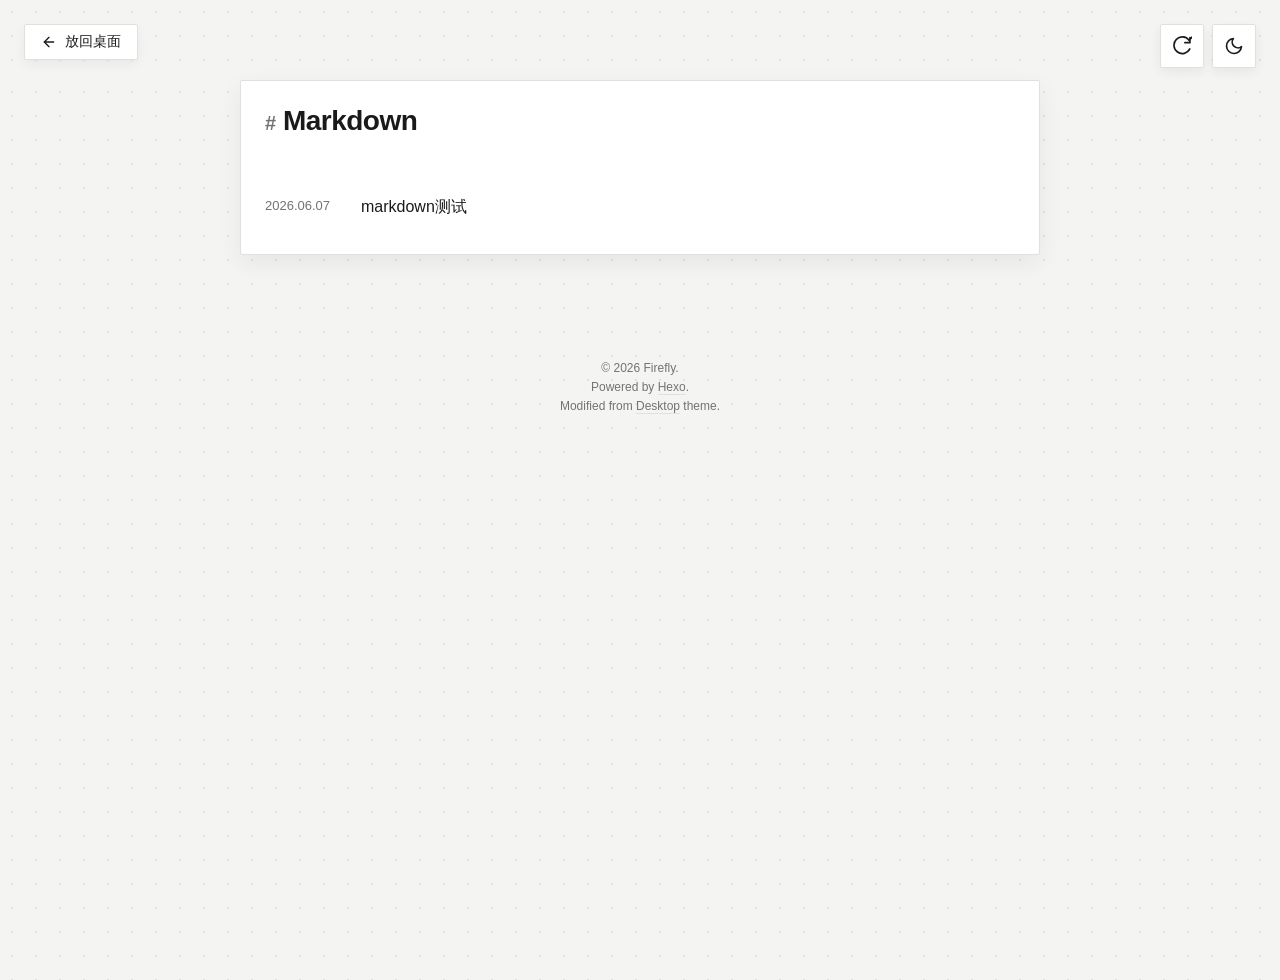
<file: tags/Markdown/index.html>
<!DOCTYPE html>
<html lang="zh-CN">

<head>
    <meta charset="UTF-8">
    <meta name="viewport" content="width=device-width, initial-scale=1.0, maximum-scale=1.0, user-scalable=no">
    <title>Firefly</title>
    <meta name="description" content="I love you.">
    <link rel="icon" href="/icon.ico" type="image/x-icon">
    
<link rel="stylesheet" href="/css/style.css">


        
                <script>
                    const userPref = localStorage.getItem('theme');
                    const systemDark = window.matchMedia('(prefers-color-scheme: dark)').matches;
                    if (userPref === 'dark' || (!userPref && systemDark)) {
                        document.documentElement.setAttribute('data-theme', 'dark');
                    }
                </script>
<meta name="generator" content="Hexo 7.3.0"></head>

<body class="is-post">
    <div class="top-controls">
        <button id="scatter-btn" class="scatter-btn" aria-label="整理桌面" title="整理桌面">
            <svg class="svg-icon" viewBox="0 0 24 24">
                <path d="M21.5 2v6h-6M21.34 15.57a10 10 0 1 1-.92-10.44l5.67-5.67" />
            </svg>
        </button>
        <button id="theme-toggle" class="theme-toggle" aria-label="切换主题" title="切换明暗主题">
            <svg class="svg-icon sun-icon" viewBox="0 0 24 24">
                <circle cx="12" cy="12" r="5"></circle>
                <line x1="12" y1="1" x2="12" y2="3"></line>
                <line x1="12" y1="21" x2="12" y2="23"></line>
                <line x1="4.22" y1="4.22" x2="5.64" y2="5.64"></line>
                <line x1="18.36" y1="18.36" x2="19.78" y2="19.78"></line>
                <line x1="1" y1="12" x2="3" y2="12"></line>
                <line x1="21" y1="12" x2="23" y2="12"></line>
                <line x1="4.22" y1="19.78" x2="5.64" y2="18.36"></line>
                <line x1="18.36" y1="5.64" x2="19.78" y2="4.22"></line>
            </svg>
            <svg class="svg-icon moon-icon" viewBox="0 0 24 24">
                <path d="M21 12.79A9 9 0 1 1 11.21 3 7 7 0 0 0 21 12.79z"></path>
            </svg>
        </button>
    </div>

    <div style="position: fixed; top: 24px; left: 24px; z-index: 100;">
    <a href="/" class="back-btn">
        <svg class="svg-icon" style="vertical-align: middle; margin-right: 4px; width: 16px; height: 16px;"
            viewBox="0 0 24 24">
            <line x1="19" y1="12" x2="5" y2="12"></line>
            <polyline points="12 19 5 12 12 5"></polyline>
        </svg>
        放回桌面
    </a>
</div>

<article class="post-container module"
    style="position: relative; margin: 80px auto; transform: none; max-width: 800px; width: 90%; cursor: auto;">
    <h1 style="font-size: 28px; margin-bottom: 32px;">
        <span style="color: var(--text-muted); font-size: 20px;">#</span>
        Markdown
    </h1>

    <div class="archive-list">
        
            <div class="archive-item">
                <span class="post-meta" style="margin-right: 16px; min-width: 80px; display: inline-block;">
                    2026.06.07
                </span>
                <a href="/2026/06/07/markdown%E6%B5%8B%E8%AF%95/">
                    markdown测试
                </a>
            </div>
            
    </div>

    
</article>

        <div class="global-footer">
            &copy; 2026 Firefly.<br>
                    Powered by <a href="https://hexo.io/" target="_blank">Hexo</a>.<br>
                    Modified from <a href="https://github.com/FengIKUN/hexo-theme-desktop?tab=MIT-1-ov-file" target="_blank">Desktop</a> theme.
        </div>

        

                    <script>
                        const themeToggleBtn = document.getElementById('theme-toggle');
                        themeToggleBtn.addEventListener('click', () => {
                            const html = document.documentElement;
                            if (html.getAttribute('data-theme') === 'dark') {
                                html.removeAttribute('data-theme');
                                localStorage.setItem('theme', 'light');
                            } else {
                                html.setAttribute('data-theme', 'dark');
                                localStorage.setItem('theme', 'dark');
                            }
                        });
                    </script>
    <div id="fullscreen-bg-overlay"></div>
    <div class="module mod-fullscreen-bg" id="fullscreen-bg-module">
        <h3>自定义背景</h3>
        <p style="font-size:13px;color:var(--text-muted);margin:0;">上传一张图片作为网页背景</p>
        <label for="bg-image-input" class="bg-file-btn">选择图片</label>
        <span id="bg-file-name" style="font-size:12px;color:var(--text-muted);display:none;"></span>
        <input type="file" id="bg-image-input" accept="image/*" hidden>
        <button id="clear-bg-btn">恢复默认背景</button>
    </div>
</body>

</html>
</file>
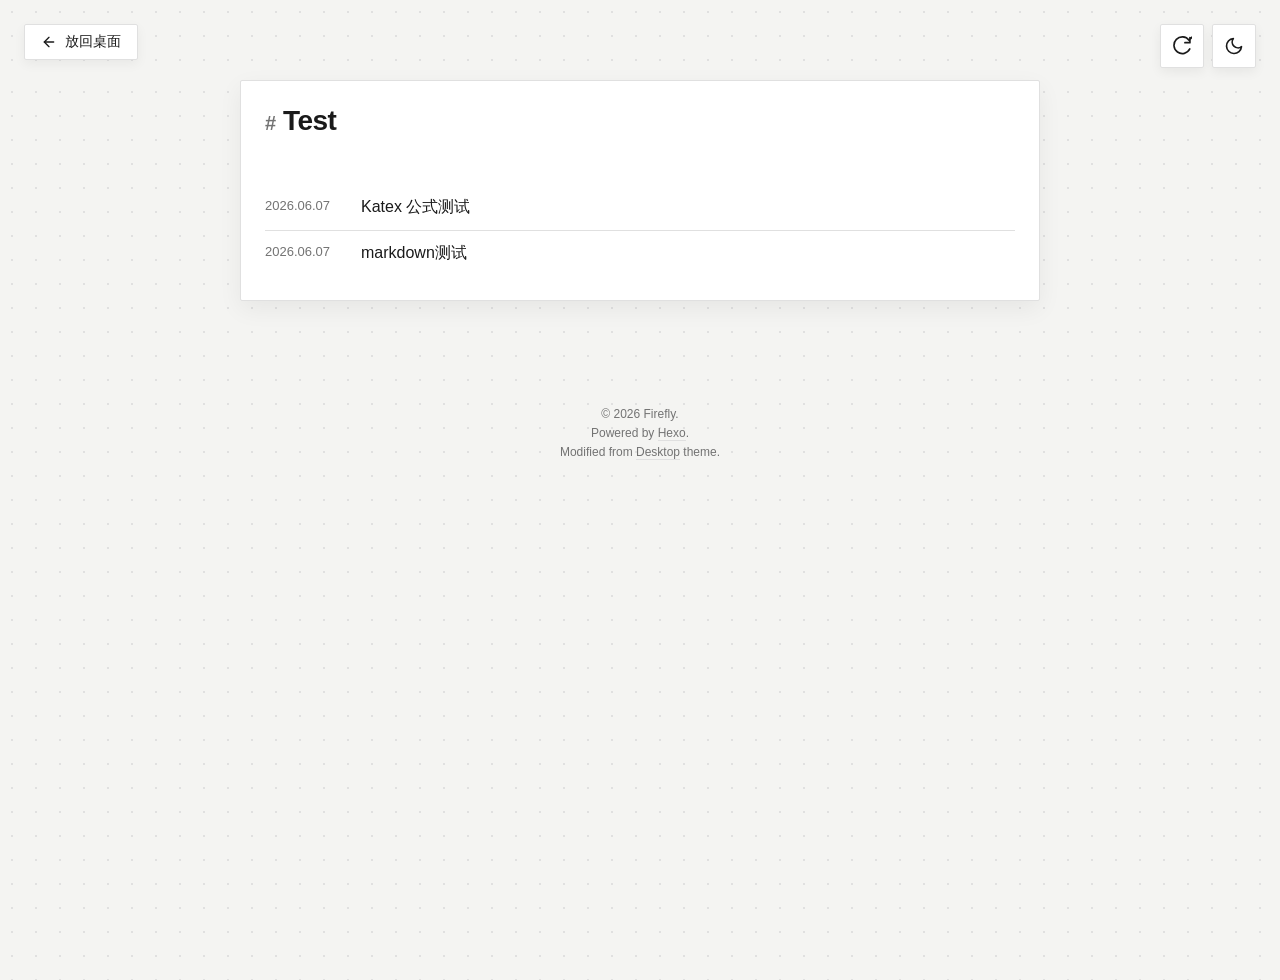
<file: tags/Test/index.html>
<!DOCTYPE html>
<html lang="zh-CN">

<head>
    <meta charset="UTF-8">
    <meta name="viewport" content="width=device-width, initial-scale=1.0, maximum-scale=1.0, user-scalable=no">
    <title>Firefly</title>
    <meta name="description" content="I love you.">
    <link rel="icon" href="/icon.ico" type="image/x-icon">
    
<link rel="stylesheet" href="/css/style.css">


        
                <script>
                    const userPref = localStorage.getItem('theme');
                    const systemDark = window.matchMedia('(prefers-color-scheme: dark)').matches;
                    if (userPref === 'dark' || (!userPref && systemDark)) {
                        document.documentElement.setAttribute('data-theme', 'dark');
                    }
                </script>
<meta name="generator" content="Hexo 7.3.0"></head>

<body class="is-post">
    <div class="top-controls">
        <button id="scatter-btn" class="scatter-btn" aria-label="整理桌面" title="整理桌面">
            <svg class="svg-icon" viewBox="0 0 24 24">
                <path d="M21.5 2v6h-6M21.34 15.57a10 10 0 1 1-.92-10.44l5.67-5.67" />
            </svg>
        </button>
        <button id="theme-toggle" class="theme-toggle" aria-label="切换主题" title="切换明暗主题">
            <svg class="svg-icon sun-icon" viewBox="0 0 24 24">
                <circle cx="12" cy="12" r="5"></circle>
                <line x1="12" y1="1" x2="12" y2="3"></line>
                <line x1="12" y1="21" x2="12" y2="23"></line>
                <line x1="4.22" y1="4.22" x2="5.64" y2="5.64"></line>
                <line x1="18.36" y1="18.36" x2="19.78" y2="19.78"></line>
                <line x1="1" y1="12" x2="3" y2="12"></line>
                <line x1="21" y1="12" x2="23" y2="12"></line>
                <line x1="4.22" y1="19.78" x2="5.64" y2="18.36"></line>
                <line x1="18.36" y1="5.64" x2="19.78" y2="4.22"></line>
            </svg>
            <svg class="svg-icon moon-icon" viewBox="0 0 24 24">
                <path d="M21 12.79A9 9 0 1 1 11.21 3 7 7 0 0 0 21 12.79z"></path>
            </svg>
        </button>
    </div>

    <div style="position: fixed; top: 24px; left: 24px; z-index: 100;">
    <a href="/" class="back-btn">
        <svg class="svg-icon" style="vertical-align: middle; margin-right: 4px; width: 16px; height: 16px;"
            viewBox="0 0 24 24">
            <line x1="19" y1="12" x2="5" y2="12"></line>
            <polyline points="12 19 5 12 12 5"></polyline>
        </svg>
        放回桌面
    </a>
</div>

<article class="post-container module"
    style="position: relative; margin: 80px auto; transform: none; max-width: 800px; width: 90%; cursor: auto;">
    <h1 style="font-size: 28px; margin-bottom: 32px;">
        <span style="color: var(--text-muted); font-size: 20px;">#</span>
        Test
    </h1>

    <div class="archive-list">
        
            <div class="archive-item">
                <span class="post-meta" style="margin-right: 16px; min-width: 80px; display: inline-block;">
                    2026.06.07
                </span>
                <a href="/2026/06/07/%E6%95%B0%E5%AD%A6%E5%85%AC%E5%BC%8F%E6%B5%8B%E8%AF%95/">
                    Katex 公式测试
                </a>
            </div>
            
            <div class="archive-item">
                <span class="post-meta" style="margin-right: 16px; min-width: 80px; display: inline-block;">
                    2026.06.07
                </span>
                <a href="/2026/06/07/markdown%E6%B5%8B%E8%AF%95/">
                    markdown测试
                </a>
            </div>
            
    </div>

    
</article>

        <div class="global-footer">
            &copy; 2026 Firefly.<br>
                    Powered by <a href="https://hexo.io/" target="_blank">Hexo</a>.<br>
                    Modified from <a href="https://github.com/FengIKUN/hexo-theme-desktop?tab=MIT-1-ov-file" target="_blank">Desktop</a> theme.
        </div>

        

                    <script>
                        const themeToggleBtn = document.getElementById('theme-toggle');
                        themeToggleBtn.addEventListener('click', () => {
                            const html = document.documentElement;
                            if (html.getAttribute('data-theme') === 'dark') {
                                html.removeAttribute('data-theme');
                                localStorage.setItem('theme', 'light');
                            } else {
                                html.setAttribute('data-theme', 'dark');
                                localStorage.setItem('theme', 'dark');
                            }
                        });
                    </script>
    <div id="fullscreen-bg-overlay"></div>
    <div class="module mod-fullscreen-bg" id="fullscreen-bg-module">
        <h3>自定义背景</h3>
        <p style="font-size:13px;color:var(--text-muted);margin:0;">上传一张图片作为网页背景</p>
        <label for="bg-image-input" class="bg-file-btn">选择图片</label>
        <span id="bg-file-name" style="font-size:12px;color:var(--text-muted);display:none;"></span>
        <input type="file" id="bg-image-input" accept="image/*" hidden>
        <button id="clear-bg-btn">恢复默认背景</button>
    </div>
</body>

</html>
</file>
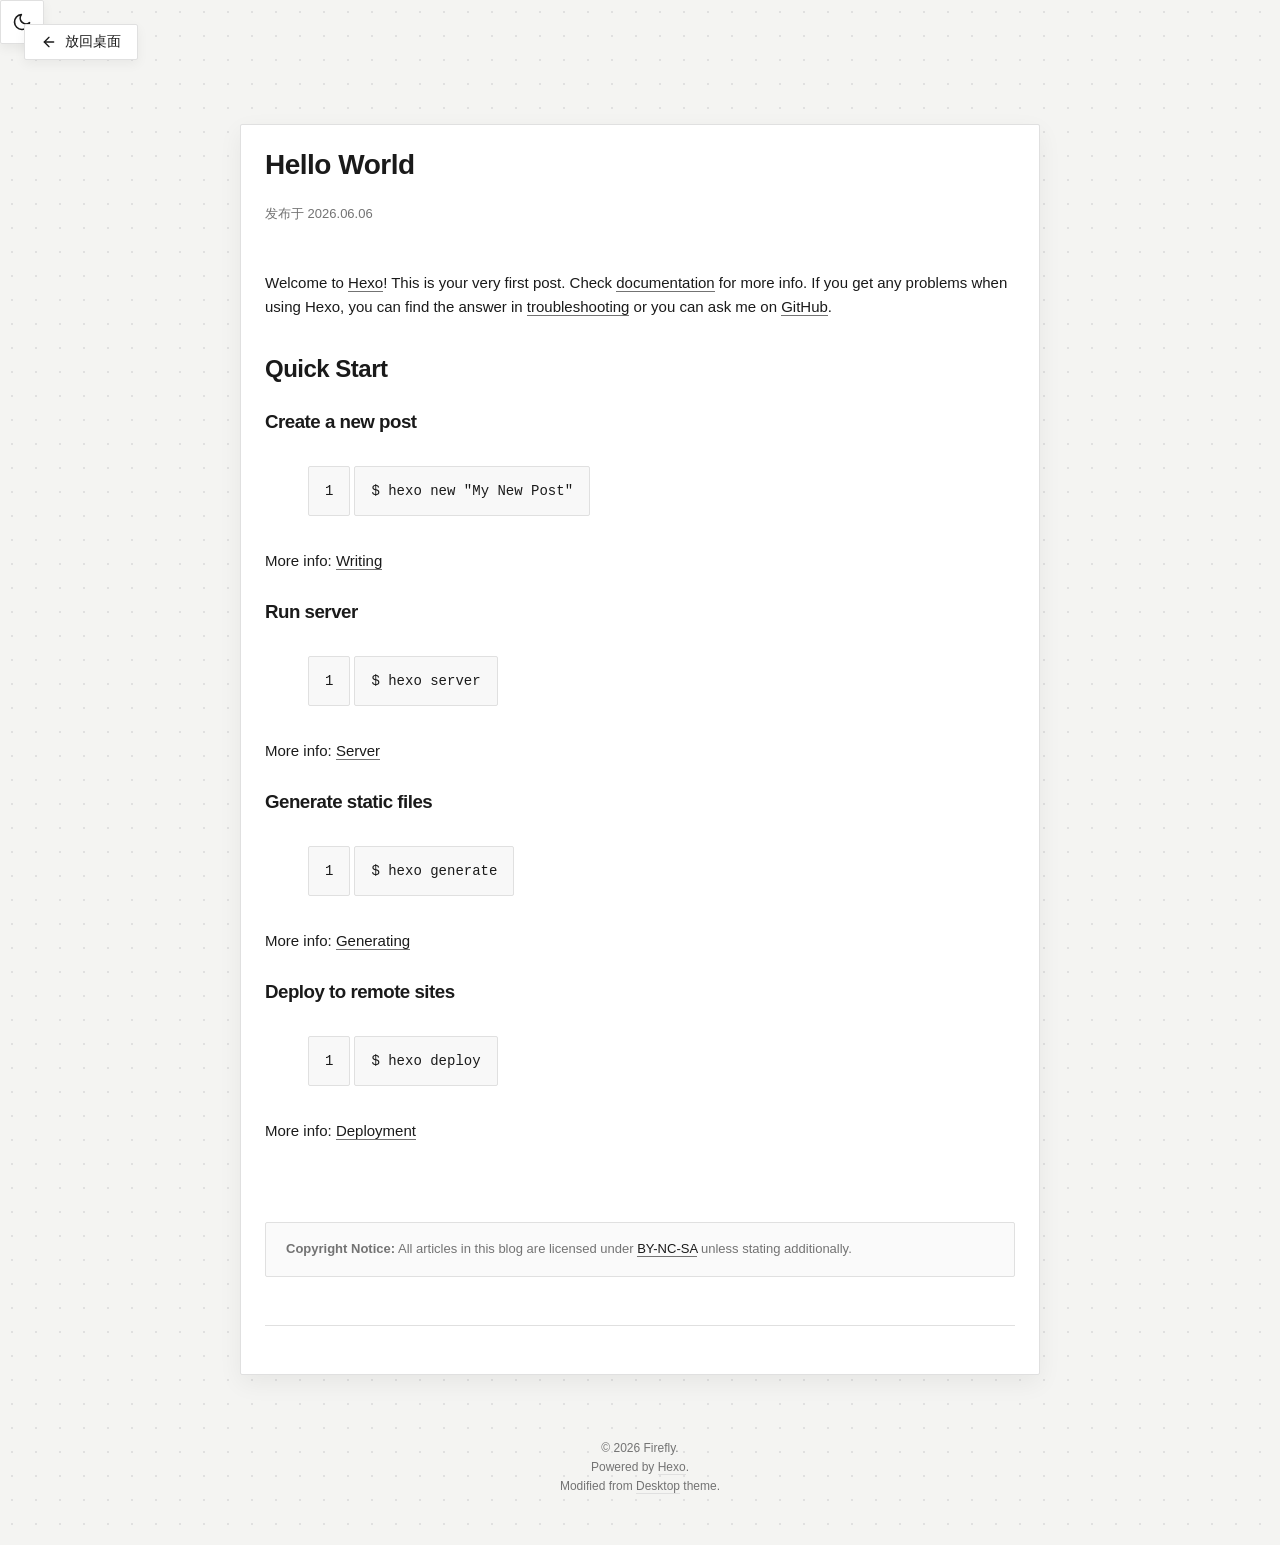
<file: 2026/06/06/hello-world/index.html>
<!DOCTYPE html>
<html lang="zh-CN">

<head>
    <meta charset="UTF-8">
    <meta name="viewport" content="width=device-width, initial-scale=1.0, maximum-scale=1.0, user-scalable=no">
    <title>Hello World - Firefly</title>
    <meta name="description" content="I love you.">
    
<link rel="stylesheet" href="/css/style.css">


        
                <script>
                    const userPref = localStorage.getItem('theme');
                    const systemDark = window.matchMedia('(prefers-color-scheme: dark)').matches;
                    if (userPref === 'dark' || (!userPref && systemDark)) {
                        document.documentElement.setAttribute('data-theme', 'dark');
                    }
                </script>
<meta name="generator" content="Hexo 7.3.0"></head>

<body class="is-post">
    <button id="theme-toggle" class="theme-toggle" aria-label="切换主题" title="切换明暗主题">
        <svg class="svg-icon sun-icon" viewBox="0 0 24 24">
            <circle cx="12" cy="12" r="5"></circle>
            <line x1="12" y1="1" x2="12" y2="3"></line>
            <line x1="12" y1="21" x2="12" y2="23"></line>
            <line x1="4.22" y1="4.22" x2="5.64" y2="5.64"></line>
            <line x1="18.36" y1="18.36" x2="19.78" y2="19.78"></line>
            <line x1="1" y1="12" x2="3" y2="12"></line>
            <line x1="21" y1="12" x2="23" y2="12"></line>
            <line x1="4.22" y1="19.78" x2="5.64" y2="18.36"></line>
            <line x1="18.36" y1="5.64" x2="19.78" y2="4.22"></line>
        </svg>
        <svg class="svg-icon moon-icon" viewBox="0 0 24 24">
            <path d="M21 12.79A9 9 0 1 1 11.21 3 7 7 0 0 0 21 12.79z"></path>
        </svg>
    </button>

    <div style="position: fixed; top: 24px; left: 24px; z-index: 100;">
    <a href="/" class="back-btn">
        <svg class="svg-icon" style="vertical-align: middle; margin-right: 4px; width: 16px; height: 16px;"
            viewBox="0 0 24 24">
            <line x1="19" y1="12" x2="5" y2="12"></line>
            <polyline points="12 19 5 12 12 5"></polyline>
        </svg>
        放回桌面
    </a>
</div>

<!-- 卡片 -->
<article class="post-container module"
    style="position: relative; margin: 80px auto 40px auto; transform: none; max-width: 800px; width: 90%; cursor: auto;">
    <h1 style="font-size: 28px; margin-bottom: 8px;">Hello World</h1>
    <div class="post-meta" style="margin-bottom: 32px;">
        发布于 2026.06.06
            
    </div>

    <!-- 正文 -->
    <div class="post-content">
        <p>Welcome to <a target="_blank" rel="noopener" href="https://hexo.io/">Hexo</a>! This is your very first post. Check <a target="_blank" rel="noopener" href="https://hexo.io/docs/">documentation</a> for more info. If you get any problems when using Hexo, you can find the answer in <a target="_blank" rel="noopener" href="https://hexo.io/docs/troubleshooting.html">troubleshooting</a> or you can ask me on <a target="_blank" rel="noopener" href="https://github.com/hexojs/hexo/issues">GitHub</a>.</p>
<h2 id="Quick-Start">Quick Start</h2>
<h3 id="Create-a-new-post">Create a new post</h3>
<figure class="highlight bash"><table><tr><td class="gutter"><pre><span class="line">1</span><br></pre></td><td class="code"><pre><span class="line">$ hexo new <span class="string">&quot;My New Post&quot;</span></span><br></pre></td></tr></table></figure>
<p>More info: <a target="_blank" rel="noopener" href="https://hexo.io/docs/writing.html">Writing</a></p>
<h3 id="Run-server">Run server</h3>
<figure class="highlight bash"><table><tr><td class="gutter"><pre><span class="line">1</span><br></pre></td><td class="code"><pre><span class="line">$ hexo server</span><br></pre></td></tr></table></figure>
<p>More info: <a target="_blank" rel="noopener" href="https://hexo.io/docs/server.html">Server</a></p>
<h3 id="Generate-static-files">Generate static files</h3>
<figure class="highlight bash"><table><tr><td class="gutter"><pre><span class="line">1</span><br></pre></td><td class="code"><pre><span class="line">$ hexo generate</span><br></pre></td></tr></table></figure>
<p>More info: <a target="_blank" rel="noopener" href="https://hexo.io/docs/generating.html">Generating</a></p>
<h3 id="Deploy-to-remote-sites">Deploy to remote sites</h3>
<figure class="highlight bash"><table><tr><td class="gutter"><pre><span class="line">1</span><br></pre></td><td class="code"><pre><span class="line">$ hexo deploy</span><br></pre></td></tr></table></figure>
<p>More info: <a target="_blank" rel="noopener" href="https://hexo.io/docs/one-command-deployment.html">Deployment</a></p>

    </div>

    <div class="copyright-box">
        <strong>Copyright Notice:</strong> All articles in this blog are licensed under <a
            href="https://creativecommons.org/licenses/by-nc-sa/4.0/" target="_blank">BY-NC-SA</a> unless stating
        additionally.
    </div>

    <div class="post-navigation">
        
                <div class="nav-prev empty"></div>
                

                    
                            <div class="nav-next empty"></div>
                            
    </div>
</article>

        <div class="global-footer">
            &copy; 2026 Firefly.<br>
                    Powered by <a href="https://hexo.io/" target="_blank">Hexo</a>.<br>
                    Modified from <a href="https://github.com/FengIKUN/hexo-theme-desktop?tab=MIT-1-ov-file" target="_blank">Desktop</a> theme.
        </div>

        

                    <script>
                        const themeToggleBtn = document.getElementById('theme-toggle');
                        themeToggleBtn.addEventListener('click', () => {
                            const html = document.documentElement;
                            if (html.getAttribute('data-theme') === 'dark') {
                                html.removeAttribute('data-theme');
                                localStorage.setItem('theme', 'light');
                            } else {
                                html.setAttribute('data-theme', 'dark');
                                localStorage.setItem('theme', 'dark');
                            }
                        });
                    </script>
                    
</body>

</html>
</file>
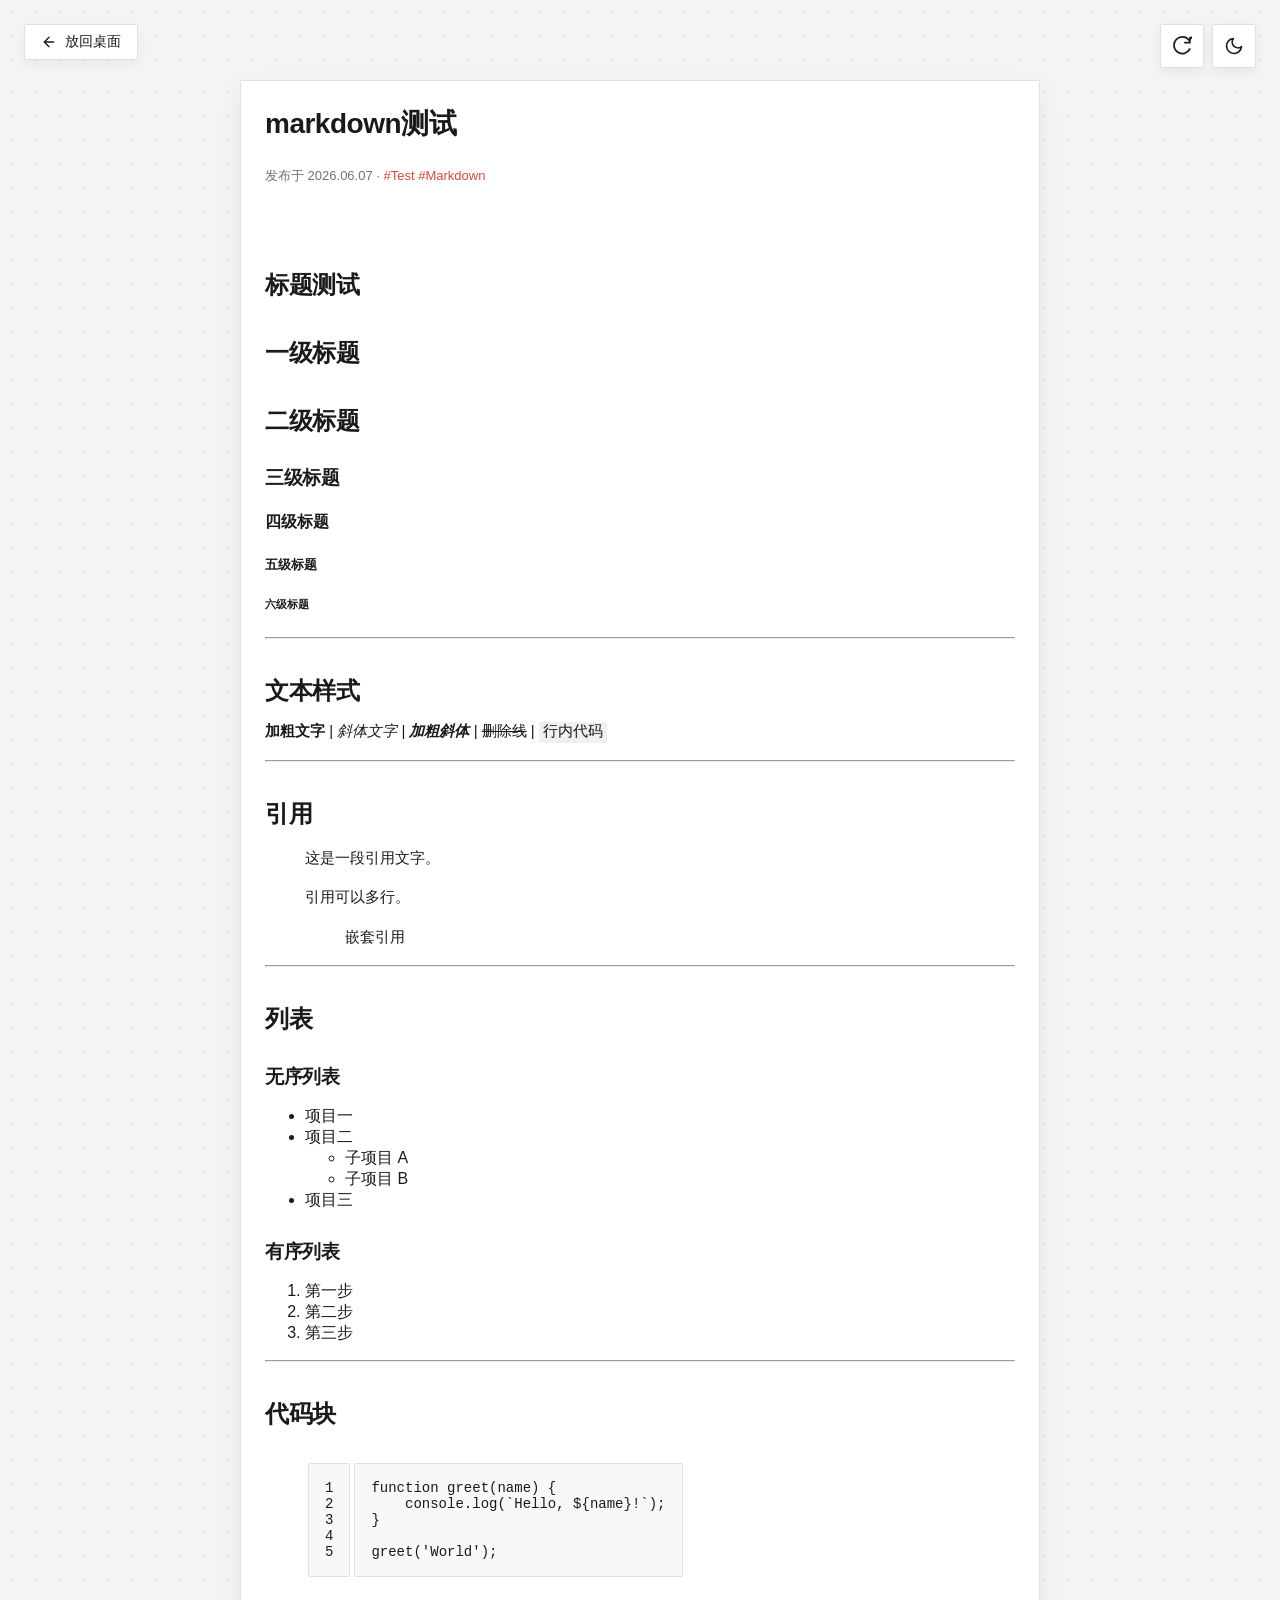
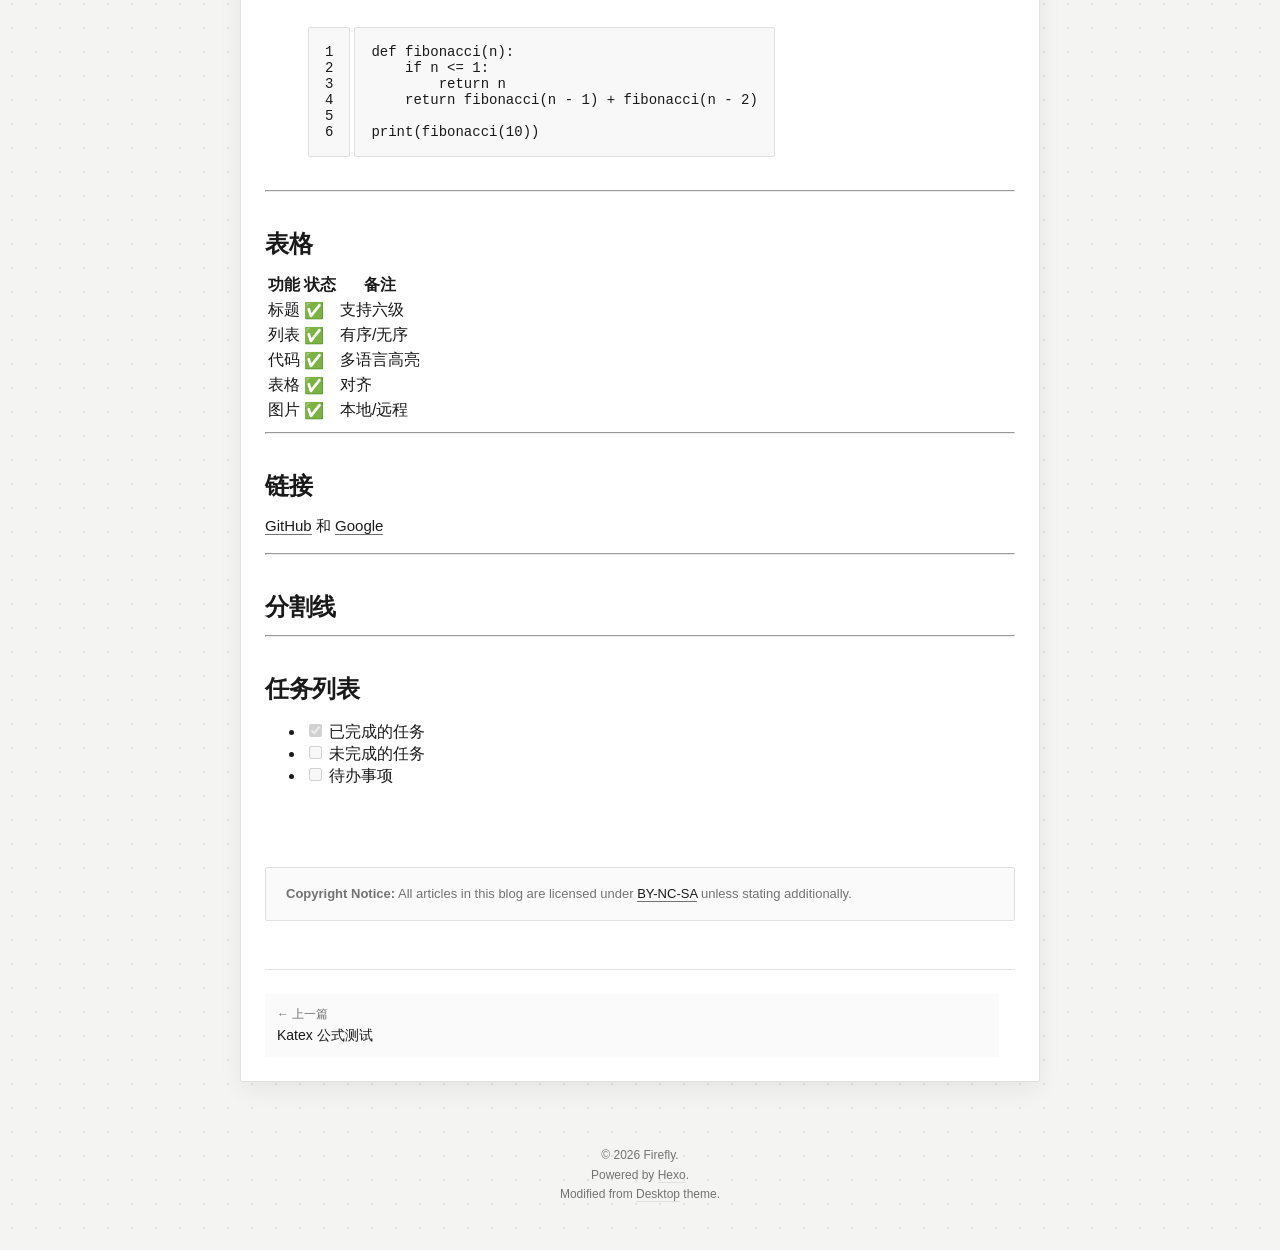
<file: 2026/06/07/markdown测试/index.html>
<!DOCTYPE html>
<html lang="zh-CN">

<head>
    <meta charset="UTF-8">
    <meta name="viewport" content="width=device-width, initial-scale=1.0, maximum-scale=1.0, user-scalable=no">
    <title>markdown测试 - Firefly</title>
    <meta name="description" content="I love you.">
    <link rel="icon" href="/icon.ico" type="image/x-icon">
    
<link rel="stylesheet" href="/css/style.css">


        
                <script>
                    const userPref = localStorage.getItem('theme');
                    const systemDark = window.matchMedia('(prefers-color-scheme: dark)').matches;
                    if (userPref === 'dark' || (!userPref && systemDark)) {
                        document.documentElement.setAttribute('data-theme', 'dark');
                    }
                </script>
<meta name="generator" content="Hexo 7.3.0"></head>

<body class="is-post">
    <div class="top-controls">
        <button id="scatter-btn" class="scatter-btn" aria-label="整理桌面" title="整理桌面">
            <svg class="svg-icon" viewBox="0 0 24 24">
                <path d="M21.5 2v6h-6M21.34 15.57a10 10 0 1 1-.92-10.44l5.67-5.67" />
            </svg>
        </button>
        <button id="theme-toggle" class="theme-toggle" aria-label="切换主题" title="切换明暗主题">
            <svg class="svg-icon sun-icon" viewBox="0 0 24 24">
                <circle cx="12" cy="12" r="5"></circle>
                <line x1="12" y1="1" x2="12" y2="3"></line>
                <line x1="12" y1="21" x2="12" y2="23"></line>
                <line x1="4.22" y1="4.22" x2="5.64" y2="5.64"></line>
                <line x1="18.36" y1="18.36" x2="19.78" y2="19.78"></line>
                <line x1="1" y1="12" x2="3" y2="12"></line>
                <line x1="21" y1="12" x2="23" y2="12"></line>
                <line x1="4.22" y1="19.78" x2="5.64" y2="18.36"></line>
                <line x1="18.36" y1="5.64" x2="19.78" y2="4.22"></line>
            </svg>
            <svg class="svg-icon moon-icon" viewBox="0 0 24 24">
                <path d="M21 12.79A9 9 0 1 1 11.21 3 7 7 0 0 0 21 12.79z"></path>
            </svg>
        </button>
    </div>

    <div style="position: fixed; top: 24px; left: 24px; z-index: 100;">
    <a href="/" class="back-btn">
        <svg class="svg-icon" style="vertical-align: middle; margin-right: 4px; width: 16px; height: 16px;"
            viewBox="0 0 24 24">
            <line x1="19" y1="12" x2="5" y2="12"></line>
            <polyline points="12 19 5 12 12 5"></polyline>
        </svg>
        放回桌面
    </a>
</div>

<!-- 卡片 -->
<article class="post-container module"
    style="position: relative; margin: 80px auto 40px auto; transform: none; max-width: 800px; width: 90%; cursor: auto;">
    <h1 style="font-size: 28px; margin-bottom: 8px;">markdown测试</h1>
    <div class="post-meta" style="margin-bottom: 32px;">
        发布于 2026.06.07
            
                ·
                
                    <span style="color: var(--accent);">#Test</span>
                    
                    <span style="color: var(--accent);">#Markdown</span>
                    
                        
    </div>

    <!-- 正文 -->
    <div class="post-content">
        <h2 id="标题测试">标题测试</h2>
<h1>一级标题</h1>
<h2 id="二级标题">二级标题</h2>
<h3 id="三级标题">三级标题</h3>
<h4 id="四级标题">四级标题</h4>
<h5 id="五级标题">五级标题</h5>
<h6 id="六级标题">六级标题</h6>
<hr />
<h2 id="文本样式">文本样式</h2>
<p><strong>加粗文字</strong> | <em>斜体文字</em> | <em><strong>加粗斜体</strong></em> | <s>删除线</s> | <code>行内代码</code></p>
<hr />
<h2 id="引用">引用</h2>
<blockquote>
<p>这是一段引用文字。</p>
<p>引用可以多行。</p>
<blockquote>
<p>嵌套引用</p>
</blockquote>
</blockquote>
<hr />
<h2 id="列表">列表</h2>
<h3 id="无序列表">无序列表</h3>
<ul>
<li>项目一</li>
<li>项目二
<ul>
<li>子项目 A</li>
<li>子项目 B</li>
</ul>
</li>
<li>项目三</li>
</ul>
<h3 id="有序列表">有序列表</h3>
<ol>
<li>第一步</li>
<li>第二步</li>
<li>第三步</li>
</ol>
<hr />
<h2 id="代码块">代码块</h2>
<figure class="highlight javascript"><table><tr><td class="gutter"><pre><span class="line">1</span><br><span class="line">2</span><br><span class="line">3</span><br><span class="line">4</span><br><span class="line">5</span><br></pre></td><td class="code"><pre><span class="line"><span class="keyword">function</span> <span class="title function_">greet</span>(<span class="params">name</span>) &#123;</span><br><span class="line">    <span class="variable language_">console</span>.<span class="title function_">log</span>(<span class="string">`Hello, <span class="subst">$&#123;name&#125;</span>!`</span>);</span><br><span class="line">&#125;</span><br><span class="line"></span><br><span class="line"><span class="title function_">greet</span>(<span class="string">&#x27;World&#x27;</span>);</span><br></pre></td></tr></table></figure>
<figure class="highlight python"><table><tr><td class="gutter"><pre><span class="line">1</span><br><span class="line">2</span><br><span class="line">3</span><br><span class="line">4</span><br><span class="line">5</span><br><span class="line">6</span><br></pre></td><td class="code"><pre><span class="line"><span class="keyword">def</span> <span class="title function_">fibonacci</span>(<span class="params">n</span>):</span><br><span class="line">    <span class="keyword">if</span> n &lt;= <span class="number">1</span>:</span><br><span class="line">        <span class="keyword">return</span> n</span><br><span class="line">    <span class="keyword">return</span> fibonacci(n - <span class="number">1</span>) + fibonacci(n - <span class="number">2</span>)</span><br><span class="line"></span><br><span class="line"><span class="built_in">print</span>(fibonacci(<span class="number">10</span>))</span><br></pre></td></tr></table></figure>
<hr />
<h2 id="表格">表格</h2>
<table>
<thead>
<tr>
<th>功能</th>
<th>状态</th>
<th>备注</th>
</tr>
</thead>
<tbody>
<tr>
<td>标题</td>
<td>✅</td>
<td>支持六级</td>
</tr>
<tr>
<td>列表</td>
<td>✅</td>
<td>有序/无序</td>
</tr>
<tr>
<td>代码</td>
<td>✅</td>
<td>多语言高亮</td>
</tr>
<tr>
<td>表格</td>
<td>✅</td>
<td>对齐</td>
</tr>
<tr>
<td>图片</td>
<td>✅</td>
<td>本地/远程</td>
</tr>
</tbody>
</table>
<hr />
<h2 id="链接">链接</h2>
<p><a target="_blank" rel="noopener" href="https://github.com">GitHub</a> 和 <a target="_blank" rel="noopener" href="https://www.google.com">Google</a></p>
<hr />
<h2 id="分割线">分割线</h2>
<hr />
<h2 id="任务列表">任务列表</h2>
<ul class="contains-task-list">
<li class="task-list-item"><input class="task-list-item-checkbox" checked="" disabled="" type="checkbox"> 已完成的任务</li>
<li class="task-list-item"><input class="task-list-item-checkbox" disabled="" type="checkbox"> 未完成的任务</li>
<li class="task-list-item"><input class="task-list-item-checkbox" disabled="" type="checkbox"> 待办事项</li>
</ul>

    </div>

    <div class="copyright-box">
        <strong>Copyright Notice:</strong> All articles in this blog are licensed under <a
            href="https://creativecommons.org/licenses/by-nc-sa/4.0/" target="_blank">BY-NC-SA</a> unless stating
        additionally.
    </div>

    <div class="post-navigation">
        
            <a href="/2026/06/07/%E6%95%B0%E5%AD%A6%E5%85%AC%E5%BC%8F%E6%B5%8B%E8%AF%95/" class="nav-prev">
                <span class="nav-label">← 上一篇</span>
                <span class="nav-title">
                    Katex 公式测试
                </span>
            </a>
            

                    
                            <div class="nav-next empty"></div>
                            
    </div>
</article>

        <div class="global-footer">
            &copy; 2026 Firefly.<br>
                    Powered by <a href="https://hexo.io/" target="_blank">Hexo</a>.<br>
                    Modified from <a href="https://github.com/FengIKUN/hexo-theme-desktop?tab=MIT-1-ov-file" target="_blank">Desktop</a> theme.
        </div>

        

                    <script>
                        const themeToggleBtn = document.getElementById('theme-toggle');
                        themeToggleBtn.addEventListener('click', () => {
                            const html = document.documentElement;
                            if (html.getAttribute('data-theme') === 'dark') {
                                html.removeAttribute('data-theme');
                                localStorage.setItem('theme', 'light');
                            } else {
                                html.setAttribute('data-theme', 'dark');
                                localStorage.setItem('theme', 'dark');
                            }
                        });
                    </script>
    <div id="fullscreen-bg-overlay"></div>
    <div class="module mod-fullscreen-bg" id="fullscreen-bg-module">
        <h3>自定义背景</h3>
        <p style="font-size:13px;color:var(--text-muted);margin:0;">上传一张图片作为网页背景</p>
        <label for="bg-image-input" class="bg-file-btn">选择图片</label>
        <span id="bg-file-name" style="font-size:12px;color:var(--text-muted);display:none;"></span>
        <input type="file" id="bg-image-input" accept="image/*" hidden>
        <button id="clear-bg-btn">恢复默认背景</button>
    </div>
</body>

</html>
</file>
<file: css/style.css>
:root {
    --bg-color: #F4F4F2;
    --card-bg: #FFFFFF;
    --text-main: #1A1A1A;
    --text-muted: #737373;
    --border-color: #E0E0E0;
    --accent: #D94A38;
    --box-bg: #FAFAFA;
    --code-bg: #F8F8F8;
    --inline-code-bg: #F0F0F0;
    --shadow-base: rgba(0, 0, 0, 0.06);
    --shadow-hover: rgba(0, 0, 0, 0.12);

    --primary-bg: #1A1A1A;
    --primary-text: #FFFFFF;
}

html[data-theme='dark'] {
    --bg-color: #161616;
    --card-bg: #222222;
    --text-main: #EFEFEF;
    --text-muted: #999999;
    --border-color: #383838;
    --accent: #E55B4A;
    --box-bg: #2A2A2A;
    --code-bg: #1E1E1E;
    --inline-code-bg: #333333;
    --shadow-base: rgba(0, 0, 0, 0.3);
    --shadow-hover: rgba(0, 0, 0, 0.6);

    --primary-bg: #383838;
    --primary-text: #EFEFEF;
}

body,
.module,
.copyright-box,
.post-navigation a,
.back-btn,
.theme-toggle {
    transition: background-color 0.4s ease, border-color 0.4s ease, color 0.4s ease, box-shadow 0.4s ease;
}

.is-home .module.dragging {
    transition: background-color 0.4s ease, border-color 0.4s ease, color 0.4s ease;
}

body,
html {
    margin: 0;
    padding: 0;
    width: 100%;
    min-height: 100dvh;
    font-family: -apple-system, BlinkMacSystemFont, "Segoe UI", Roboto, "Helvetica Neue", Arial, sans-serif;
    background-color: var(--bg-color);
    color: var(--text-main);
    background-image: radial-gradient(var(--border-color) 1px, transparent 1px);
    background-size: 24px 24px;
}

body.is-home {
    overflow: hidden;
    position: fixed;
    touch-action: none;
}

.top-controls {
    position: fixed;
    top: 24px;
    right: max(24px, env(safe-area-inset-right));
    z-index: 9999;
    display: flex;
    gap: 8px;
}

.scatter-btn,
.theme-toggle {
    width: 44px;
    height: 44px;
    padding: 0 !important;
    background: var(--card-bg) !important;
    color: var(--text-main) !important;
    border: 1px solid var(--border-color);
    border-radius: 2px;
    display: flex;
    align-items: center;
    justify-content: center;
    cursor: pointer;
    box-shadow: 0 4px 12px var(--shadow-base);
    transition: background-color 0.2s, color 0.2s;
}

.scatter-btn:hover,
.theme-toggle:hover {
    background: var(--text-main) !important;
    color: var(--card-bg) !important;
}

.scatter-btn .svg-icon,
.theme-toggle .svg-icon {
    width: 20px;
    height: 20px;
    transition: transform 0.3s ease;
}

.scatter-btn:hover .svg-icon,
.theme-toggle:hover .svg-icon {
    transform: rotate(-30deg);
}

button {
    background: var(--primary-bg);
    color: var(--primary-text);
    border: none;
    padding: 12px 24px;
    font-size: 14px;
    cursor: pointer;
    border-radius: 2px;
    transition: background-color 0.2s, color 0.2s;
    box-shadow: 0 4px 12px var(--shadow-base);
}

button:hover {
    background: var(--accent);
}

/* 卡片 */
.module {
    background: var(--card-bg);
    border: 1px solid var(--border-color);
    border-radius: 2px;
    padding: 24px;
    box-sizing: border-box;
    box-shadow: 0 8px 24px var(--shadow-base);
    display: flex;
    flex-direction: column;
    gap: 16px;
}

.is-home .module {
    position: absolute;
    cursor: grab;
    user-select: none;
    transition: background-color 0.4s ease, border-color 0.4s ease, color 0.4s ease, transform 0.2s cubic-bezier(0.2, 0, 0, 1), box-shadow 0.2s ease;
    transform-origin: center center;
    max-width: calc(100vw - 32px);
    max-height: calc(100dvh - 100px);
    overflow-y: auto;
    -ms-overflow-style: none;
    scrollbar-width: none;
}

.is-home .module::-webkit-scrollbar {
    display: none;
}

.is-home .module.dragging {
    cursor: grabbing;
    box-shadow: 0 20px 48px var(--shadow-hover);
    transition: none;
}

h1,
h2,
h3 {
    margin: 0;
    font-weight: 600;
    letter-spacing: -0.5px;
}

p {
    margin: 0;
    line-height: 1.6;
    font-size: 15px;
}

a {
    color: var(--text-main);
    text-decoration: none;
    transition: color 0.2s, border-color 0.2s;
}

.module a:not(.tag):not(.back-btn) {
    border-bottom: 1px solid var(--text-muted);
}

.module a:not(.tag):not(.back-btn):hover {
    border-color: var(--accent);
    color: var(--accent);
}

.mod-profile {
    width: 300px;
}

.avatar-wrap {
    position: relative;
    display: inline-block;
    line-height: 0;
}

.avatar-wrap img {
    display: block;
    max-width: 100%;
}

#avatar-gif {
    position: absolute;
    top: 0;
    left: 0;
    width: 100%;
    height: 100%;
    object-fit: cover;
    z-index: 3;
}

.avatar-overlay {
    position: absolute;
    top: 0;
    left: 0;
    width: 100%;
    height: 100%;
    z-index: 5;
}

.mod-posts {
    width: 340px;
}

.mod-quote {
    width: 280px;
}

.mod-clock {
    width: 240px;
    text-align: left;
}

.mod-clock .clock-time {
    font-size: 20px;
    font-weight: 300;
    letter-spacing: 2px;
    user-select: none;
    color: var(--text-main);
}

.mod-clock .clock-date {
    font-size: 12px;
    color: var(--text-muted);
    margin-top: 2px;
    letter-spacing: 1px;
}

.mod-tags {
    width: 260px;
}

.mod-nav {
    width: 240px;
}

.nav-link {
    display: flex;
    justify-content: space-between;
    align-items: center;
    border-bottom: 1px solid var(--border-color) !important;
    padding-bottom: 8px;
    font-size: 15px;
}

.nav-link:last-child {
    border-bottom: none !important;
    padding-bottom: 0;
}

.nav-link span {
    opacity: 0;
    transform: translateX(-8px);
    transition: color 0.2s, transform 0.2s, opacity 0.2s;
    color: var(--text-muted);
}

.nav-link:hover span {
    opacity: 1;
    transform: translateX(0);
    color: var(--accent);
}

.post-item {
    border-bottom: 1px solid var(--border-color);
    padding-bottom: 12px;
}

.post-item:last-child {
    border-bottom: none;
    padding-bottom: 0;
}

.post-meta {
    font-size: 13px;
    color: var(--text-muted);
    margin-bottom: 4px;
    display: block;
}

.tag-list {
    display: flex;
    flex-wrap: wrap;
    gap: 8px;
}

.tag {
    border: 1px solid var(--border-color);
    padding: 4px 10px;
    font-size: 12px;
    border-radius: 2px;
}

.tag:hover {
    background: var(--border-color);
}

.svg-icon {
    width: 24px;
    height: 24px;
    fill: none;
    stroke: currentColor;
    stroke-width: 2;
    stroke-linecap: round;
    stroke-linejoin: round;
}

.back-btn {
    display: inline-block;
    background: var(--card-bg);
    border: 1px solid var(--border-color);
    padding: 8px 16px;
    border-radius: 2px;
    font-size: 14px;
    box-shadow: 0 4px 12px rgba(0, 0, 0, 0.05);
}

.back-btn:hover {
    background: var(--bg-color);
}

.post-content h1,
.post-content h2,
.post-content h3 {
    margin-top: 1.5em;
    margin-bottom: 0.5em;
}

.post-content p {
    margin-bottom: 1em;
}

.post-content img {
    max-width: 100%;
    border-radius: 2px;
    border: 1px solid var(--border-color);
}

.post-content pre {
    background: var(--code-bg);
    padding: 16px;
    border: 1px solid var(--border-color);
    overflow-x: auto;
    border-radius: 2px;
    font-size: 14px;
}

.post-content code {
    font-family: monospace;
    background: var(--inline-code-bg);
    padding: 2px 4px;
    border-radius: 2px;
}

.archive-item {
    display: flex;
    align-items: center;
    padding: 12px 0;
    border-bottom: 1px solid var(--border-color);
}

.archive-item:last-child {
    border-bottom: none;
}

.archive-item a {
    flex-grow: 1;
    font-size: 16px;
    border: none !important;
}

.archive-item a:hover {
    color: var(--accent);
}

.tag-cloud a {
    display: inline-block;
    margin: 4px 8px;
    border: none !important;
    text-decoration: none;
    transition: transform 0.2s;
}

.tag-cloud a:hover {
    color: var(--accent) !important;
    transform: scale(1.05);
}

.category-tree ul {
    list-style: none;
    padding-left: 20px;
}

.category-tree>ul {
    padding-left: 0;
}

.category-tree li {
    padding: 6px 0;
}

.category-tree a {
    border: none !important;
}

.category-tree a:hover {
    color: var(--accent);
}

.category-list-count {
    margin-left: 8px;
    color: var(--text-muted);
    font-size: 12px;
}

.pagination {
    display: flex;
    gap: 16px;
    justify-content: center;
}

.pagination a,
.pagination span {
    padding: 4px 12px;
    border: 1px solid var(--border-color);
    border-radius: 2px;
    font-size: 14px;
}

.pagination .current {
    background: var(--text-main);
    color: #fff;
    border-color: var(--text-main);
}

.pagination a:hover {
    border-color: var(--accent);
    color: var(--accent);
}

.mod-contact {
    width: auto;
    min-width: 160px;
}

.mod-contact a {
    transition: color 0.2s, transform 0.2s;
}

.mod-contact a:hover {
    color: var(--accent) !important;
    transform: translateY(-2px);
}

.copyright-box {
    margin-top: 48px;
    padding: 16px 20px;
    background: var(--box-bg);
    border: 1px solid var(--border-color);
    border-radius: 2px;
    font-size: 13px;
    color: var(--text-muted);
    line-height: 1.6;
}

.copyright-box a {
    color: var(--text-main);
    border-bottom: 1px solid var(--text-muted);
    border-radius: 0;
}

.copyright-box a:hover {
    border-color: var(--accent);
    color: var(--accent);
}

.post-navigation {
    display: flex;
    justify-content: space-between;
    margin-top: 32px;
    padding-top: 24px;
    border-top: 1px solid var(--border-color);
    gap: 16px;
}

.post-navigation a {
    flex: 1;
    display: flex;
    flex-direction: column;
    border: none !important;
    padding: 12px;
    border-radius: 2px;
    background: var(--box-bg);
    transition: background-color 0.2s;
    text-decoration: none;
}

.post-navigation a:hover {
    background: var(--bg-color);
}

.nav-prev {
    text-align: left;
}

.nav-next {
    text-align: right;
}

.nav-label {
    font-size: 12px;
    color: var(--text-muted);
    margin-bottom: 4px;
}

.nav-title {
    font-size: 14px;
    font-weight: 500;
    color: var(--text-main);
}

.nav-prev.empty,
.nav-next.empty {
    background: transparent;
    pointer-events: none;
}

.global-footer {
    font-size: 12px;
    color: var(--text-muted);
    line-height: 1.6;
}

.global-footer a {
    border-bottom: 1px solid var(--border-color);
    color: inherit;
}

.global-footer a:hover {
    color: var(--accent);
    border-color: var(--accent);
}

body.is-home .global-footer {
    position: fixed;
    bottom: max(24px, env(safe-area-inset-bottom));
    left: max(24px, env(safe-area-inset-left));
    z-index: 100;
    pointer-events: none;
}

body.is-home .global-footer a {
    pointer-events: auto;
}

#fullscreen-bg-overlay {
    display: none;
    position: fixed;
    top: 0;
    left: 0;
    width: 100vw;
    height: 100vh;
    background-size: cover;
    background-position: center;
    background-repeat: no-repeat;
    z-index: -1;
    pointer-events: none;
}

body.fullscreen-active #fullscreen-bg-overlay {
    display: block;
}

.mod-fullscreen-bg {
    display: none;
    position: absolute;
    width: 280px;
    z-index: 10000;
}

body.fullscreen-active .mod-fullscreen-bg {
    display: flex;
}

#clear-bg-btn {
    width: 100%;
    margin-top: 8px;
}

#bg-file-name {
    display: block;
    word-break: break-all;
}

.bg-file-btn {
    display: inline-block;
    background: var(--primary-bg);
    color: var(--primary-text);
    border: none;
    padding: 12px 24px;
    font-size: 14px;
    cursor: pointer;
    border-radius: 2px;
    text-align: center;
    transition: background-color 0.2s, color 0.2s;
    box-shadow: 0 4px 12px var(--shadow-base);
}

.bg-file-btn:hover {
    background: var(--accent);
}


body.is-post .global-footer {
    position: relative;
    text-align: center;
    padding: 24px 0 48px 0;
}

.katex-display {
    overflow-x: auto;
    overflow-y: hidden;
    padding-bottom: 8px;
    scrollbar-width: thin;
    scrollbar-color: var(--border-color) transparent;
}

.katex-display::-webkit-scrollbar {
    height: 4px;
}

.katex-display::-webkit-scrollbar-track {
    background: transparent;
}

.katex-display::-webkit-scrollbar-thumb {
    background: var(--border-color);
    border-radius: 2px;
}


.theme-toggle .sun-icon {
    display: none;
}

html[data-theme='dark'] .theme-toggle .sun-icon {
    display: block;
}

html[data-theme='dark'] .theme-toggle .moon-icon {
    display: none;
}


/* 友链 */

.friends-grid {
    display: grid;
    grid-template-columns: repeat(auto-fill, minmax(260px, 1fr));
    gap: 16px;
    margin-top: 32px;
}

.friend-card {
    display: flex;
    align-items: center;
    gap: 16px;
    padding: 16px;
    background: var(--box-bg);
    border: 1px solid var(--border-color) !important;
    border-radius: 2px;
    transition: transform 0.2s, border-color 0.2s, box-shadow 0.2s;
    text-decoration: none !important;
}

.friend-card:hover {
    transform: translateY(-2px);
    border-color: var(--accent) !important;
    box-shadow: 0 4px 12px var(--shadow-base);
}

.friend-avatar {
    width: 48px;
    height: 48px;
    border-radius: 2px;
    object-fit: cover;
    border: 1px solid var(--border-color);
    background: var(--card-bg);
}

.friend-info {
    display: flex;
    flex-direction: column;
    gap: 4px;
    overflow: hidden;
}

.friend-name {
    font-size: 15px;
    font-weight: 600;
    color: var(--text-main);
}

.friend-card:hover .friend-name {
    color: var(--accent);
}

.friend-desc {
    font-size: 12px;
    color: var(--text-muted);
    white-space: nowrap;
    overflow: hidden;
    text-overflow: ellipsis;
}
</file>
